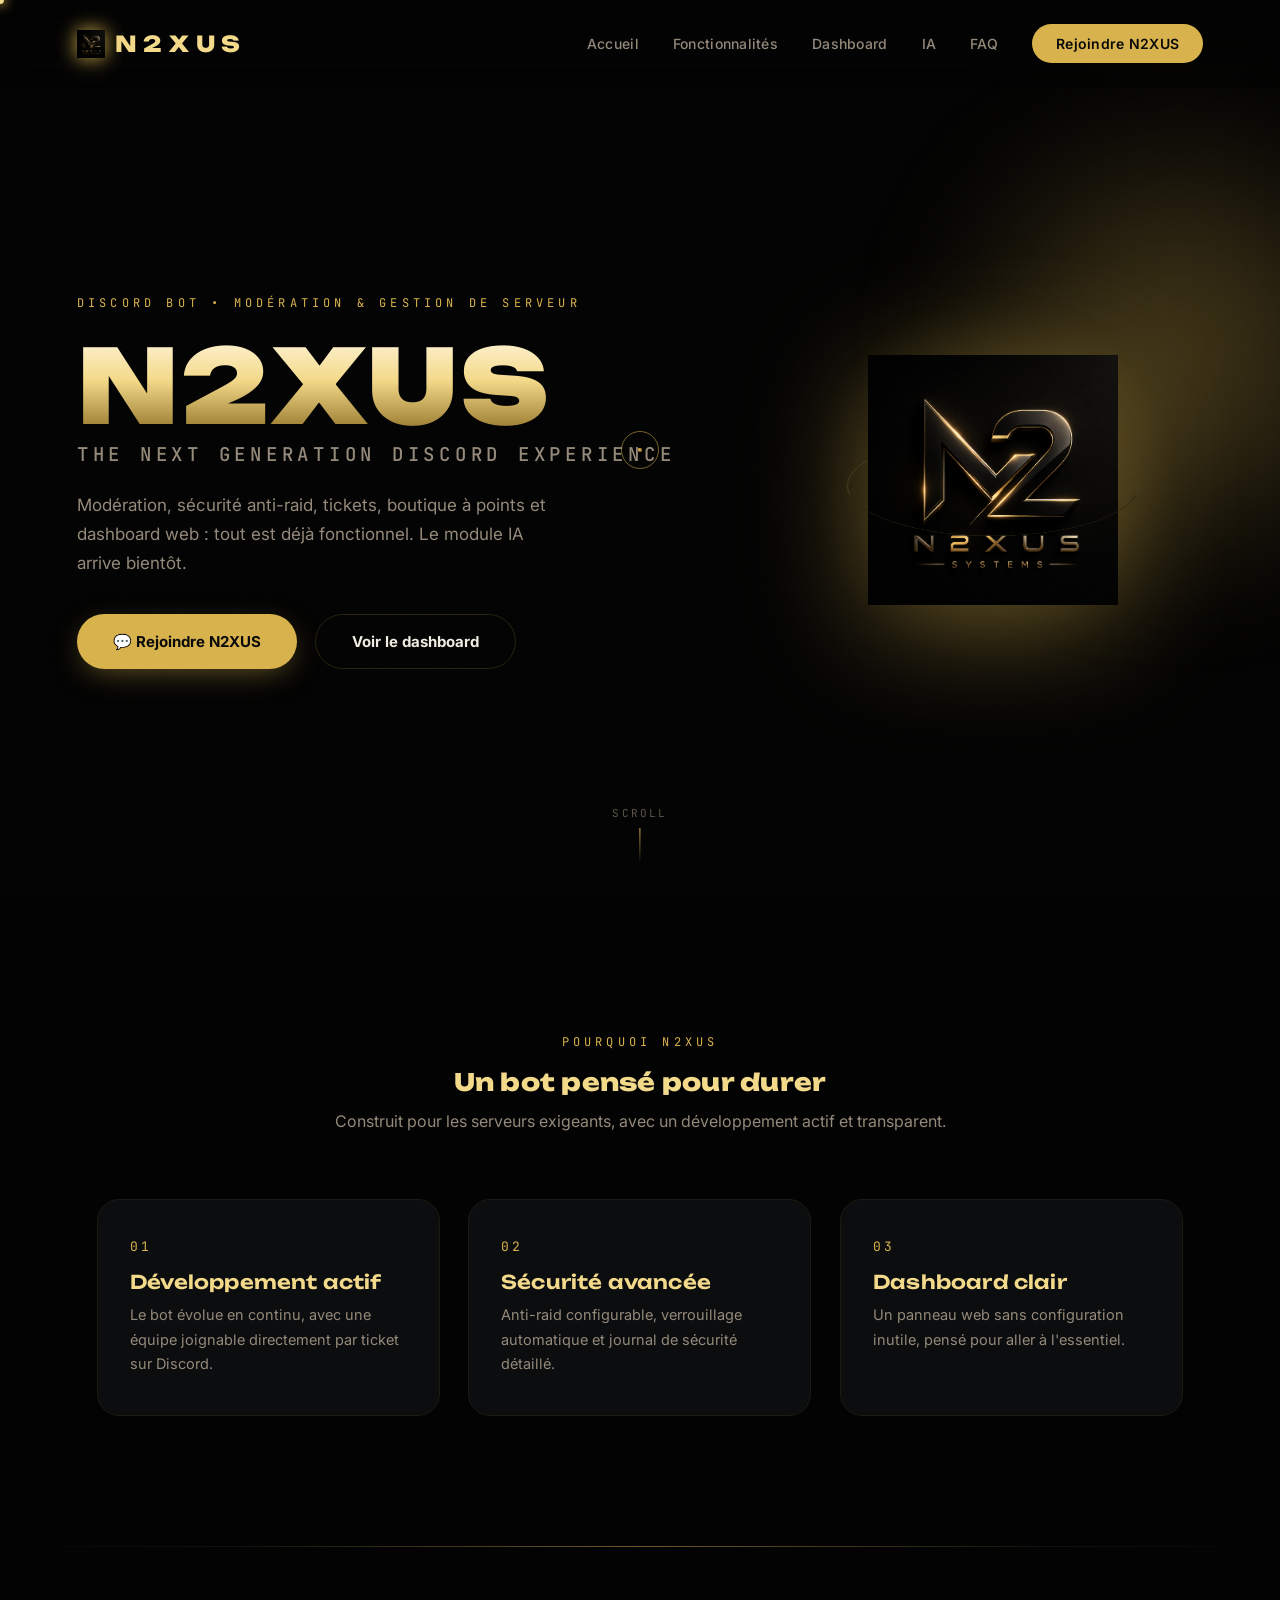
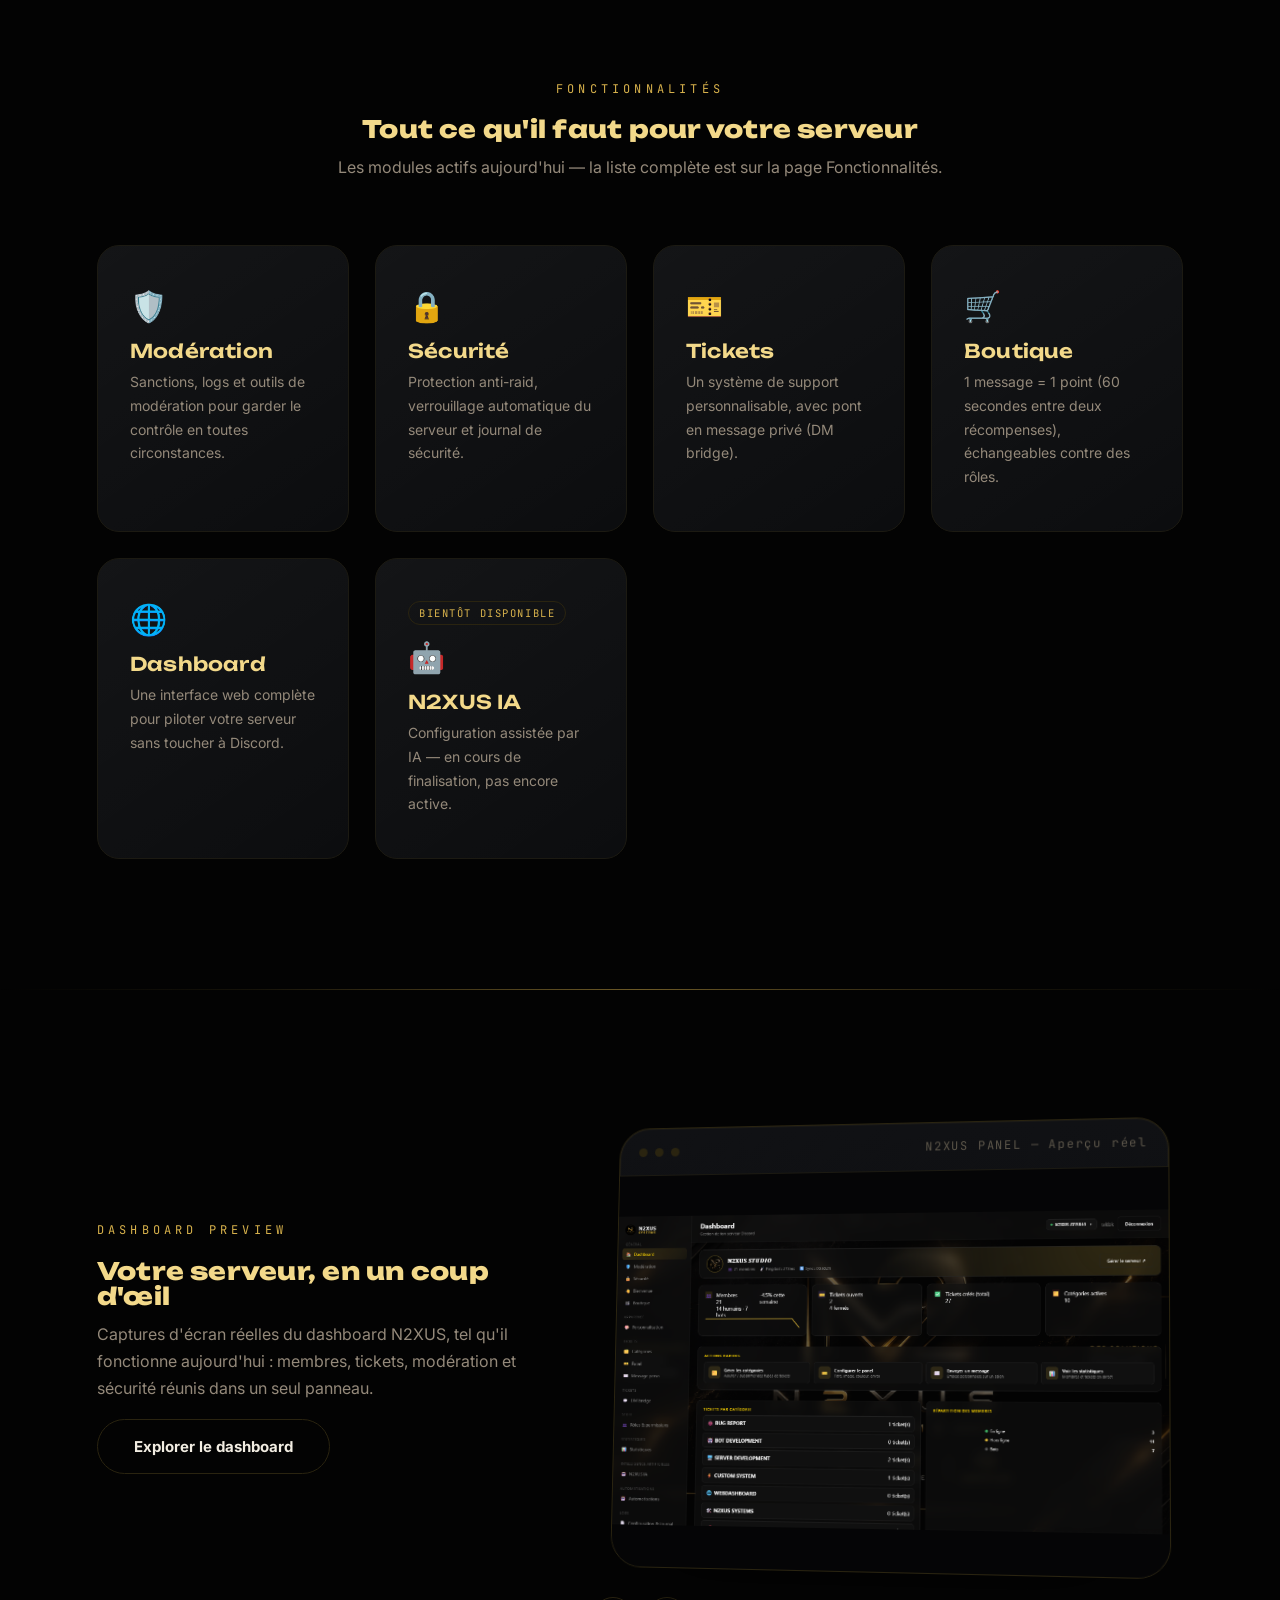
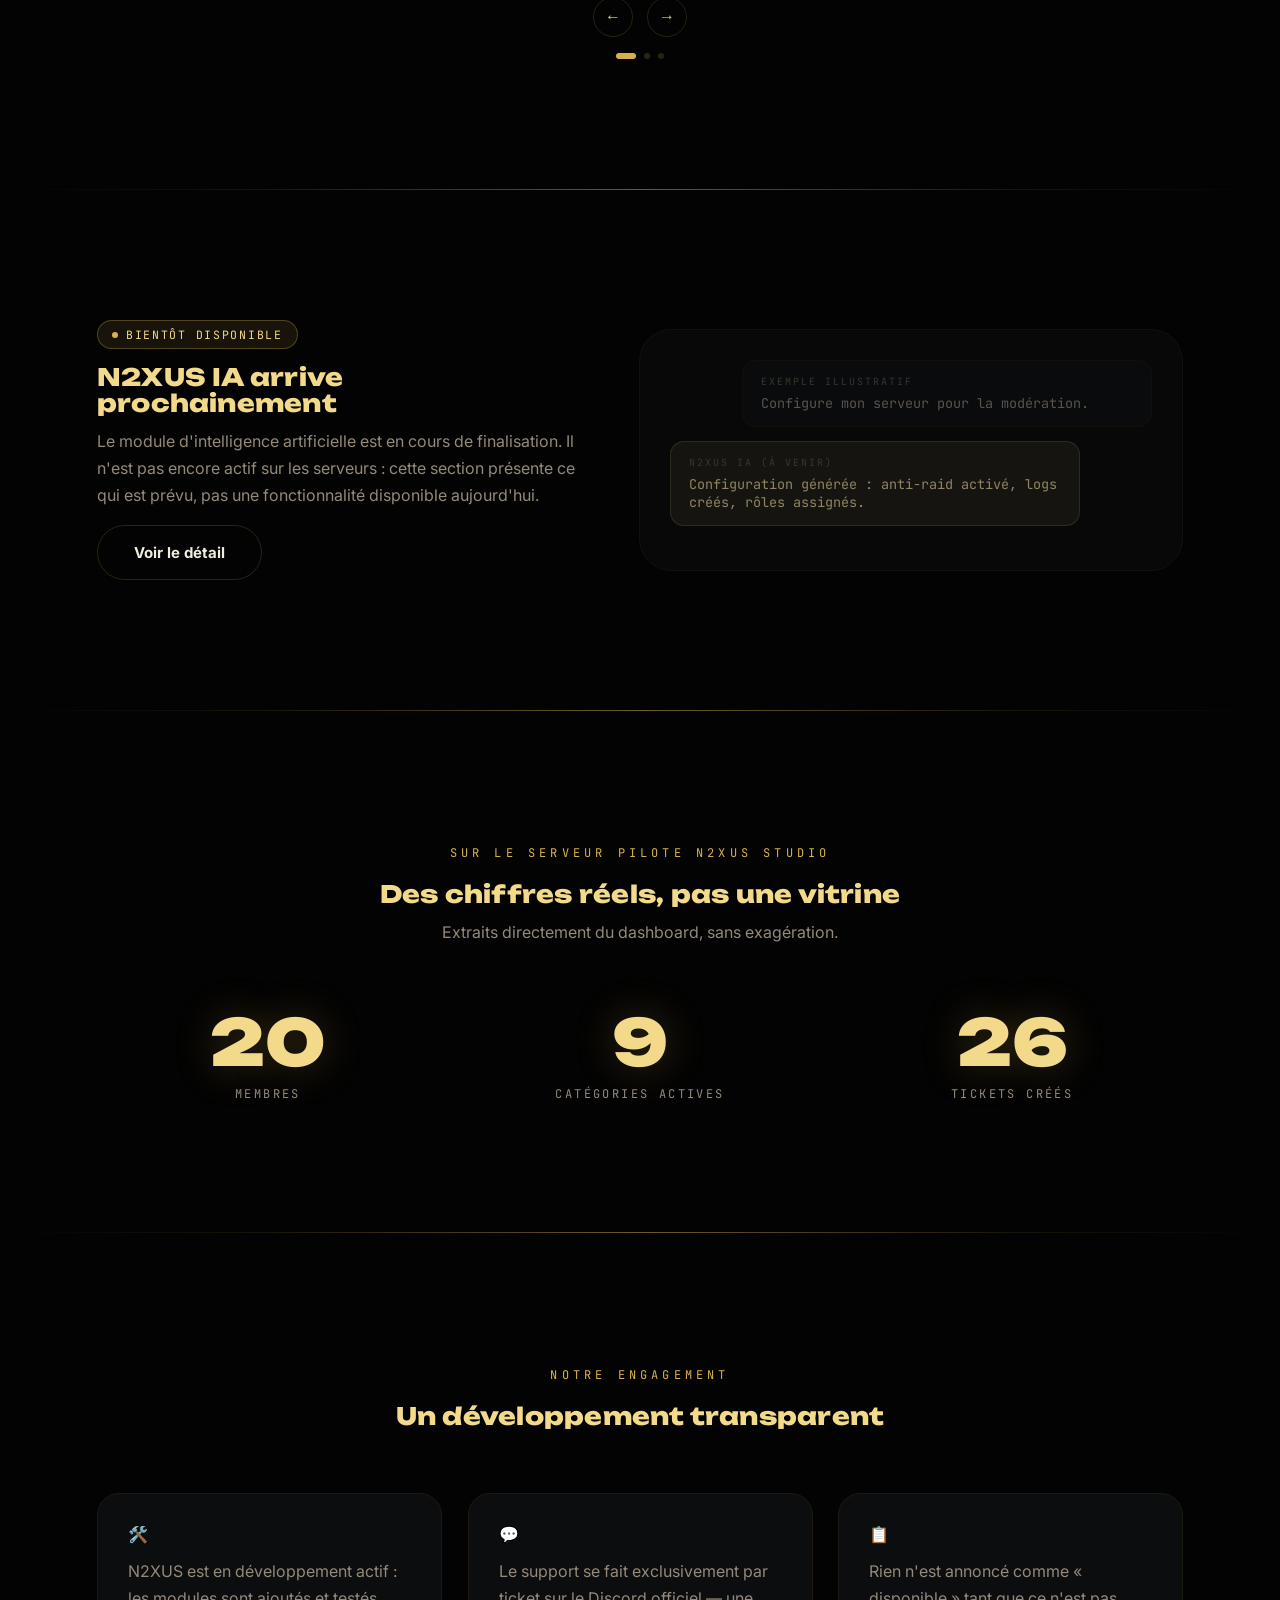
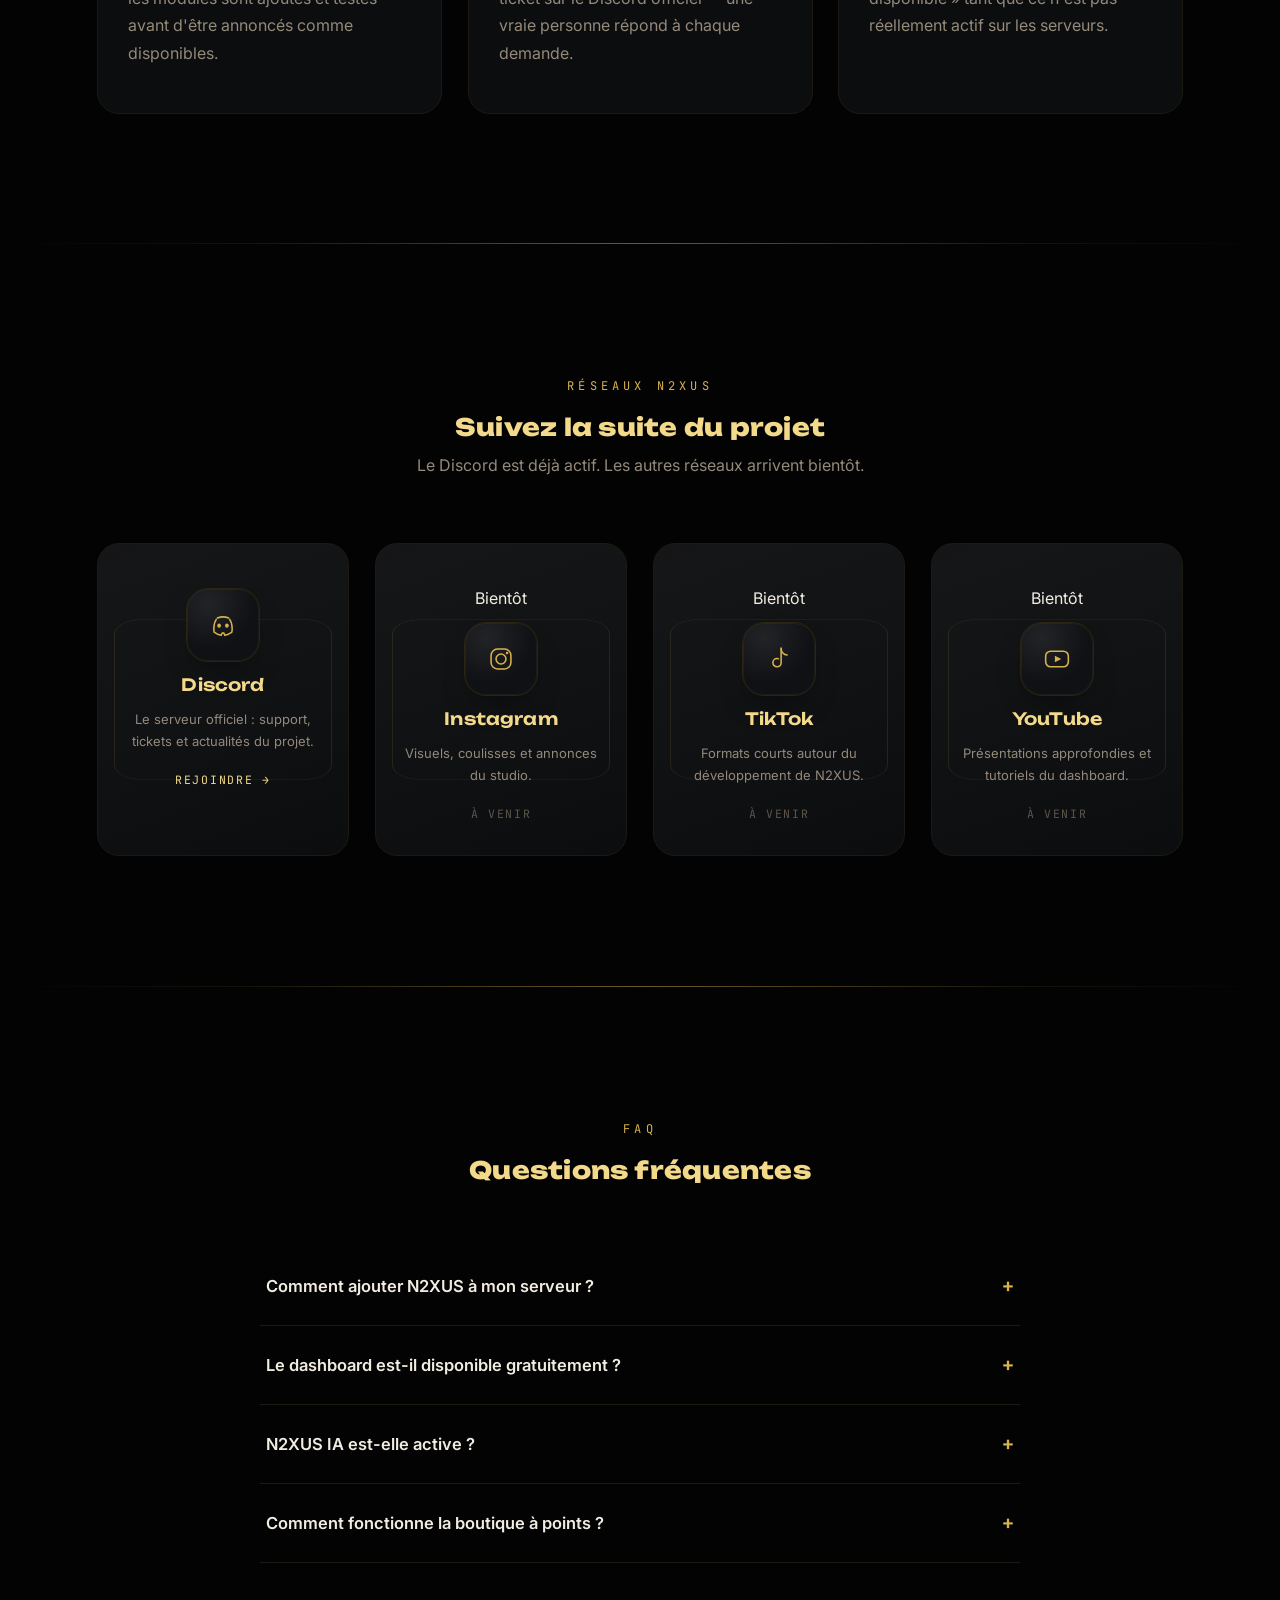
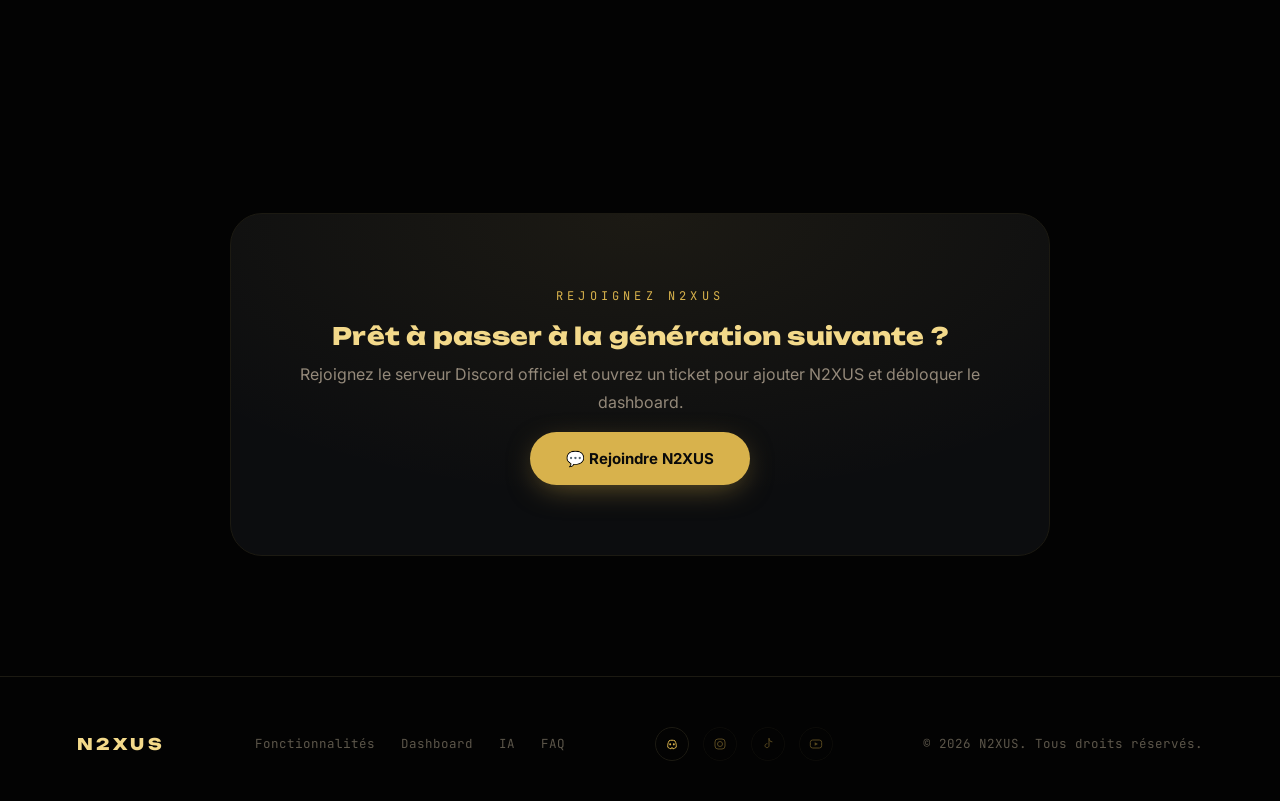
<file: index.html>
<!DOCTYPE html>
<html lang="fr">
<head>
<meta charset="UTF-8">
<meta name="viewport" content="width=device-width,initial-scale=1">
<title>N2XUS — The Next Generation Discord Experience</title>
<meta name="description" content="N2XUS : modération, sécurité, tickets, boutique et dashboard pour votre serveur Discord. Module IA bientôt disponible.">
<link rel="icon" href="assets/logo.png">
<link rel="stylesheet" href="css/style.css">
<link rel="stylesheet" href="css/effects.css">
<link rel="stylesheet" href="css/responsive.css">
</head>
<body>

<canvas id="bg-far"></canvas>
<canvas id="bg-mid"></canvas>
<canvas id="bg-near"></canvas>
<div class="grain"></div>

<nav class="nav">
  <div class="brand"><img src="assets/logo.png" alt=""> N2XUS</div>
  <div class="nav-links">
    <a href="index.html">Accueil</a>
    <a href="features.html">Fonctionnalités</a>
    <a href="dashboard.html">Dashboard</a>
    <a href="ai.html">IA</a>
    <a href="faq.html">FAQ</a>
    <a class="gold" href="add.html">Rejoindre N2XUS</a>
  </div>
  <button class="burger" aria-label="Menu"><span></span><span></span><span></span></button>
</nav>

<!-- 1. HERO -->
<section class="hero">
  <div class="halo" aria-hidden="true"></div>
  <div class="hero-content">
    <p class="eyebrow">Discord Bot • Modération &amp; Gestion de serveur</p>
    <h1>N2XUS</h1>
    <h2 class="letters">The Next Generation Discord Experience</h2>
    <p class="lead">Modération, sécurité anti-raid, tickets, boutique à points et dashboard web : tout est déjà fonctionnel. Le module IA arrive bientôt.</p>
    <div class="hero-actions">
      <a class="btn" href="add.html">💬 Rejoindre N2XUS</a>
      <a class="btn btn-ghost" href="dashboard.html">Voir le dashboard</a>
    </div>
  </div>
  <div class="hero-stage">
    <div class="hero-3d">
      <div class="glass-ring"></div>
      <img src="assets/logo.png" alt="Logo N2XUS">
    </div>
  </div>
  <div class="scroll-cue"><span>SCROLL</span><span class="line"></span></div>
</section>

<!-- 2. POURQUOI N2XUS -->
<section class="section">
  <div class="section-head reveal">
    <p class="eyebrow">Pourquoi N2XUS</p>
    <h2>Un bot pensé pour durer</h2>
    <p>Construit pour les serveurs exigeants, avec un développement actif et transparent.</p>
  </div>
  <div class="why-grid">
    <div class="why-card reveal">
      <span class="num">01</span>
      <h3>Développement actif</h3>
      <p>Le bot évolue en continu, avec une équipe joignable directement par ticket sur Discord.</p>
    </div>
    <div class="why-card reveal">
      <span class="num">02</span>
      <h3>Sécurité avancée</h3>
      <p>Anti-raid configurable, verrouillage automatique et journal de sécurité détaillé.</p>
    </div>
    <div class="why-card reveal">
      <span class="num">03</span>
      <h3>Dashboard clair</h3>
      <p>Un panneau web sans configuration inutile, pensé pour aller à l'essentiel.</p>
    </div>
  </div>
</section>

<div class="divider"></div>

<!-- 3. FONCTIONNALITÉS -->
<section class="section" id="fonctionnalites">
  <div class="section-head reveal">
    <p class="eyebrow">Fonctionnalités</p>
    <h2>Tout ce qu'il faut pour votre serveur</h2>
    <p>Les modules actifs aujourd'hui — la liste complète est sur la page <a href="features.html">Fonctionnalités</a>.</p>
  </div>
  <div class="grid">
    <div class="feature reveal-zoom">
      <span class="icon">🛡️</span>
      <h3>Modération</h3>
      <p>Sanctions, logs et outils de modération pour garder le contrôle en toutes circonstances.</p>
    </div>
    <div class="feature reveal-zoom">
      <span class="icon">🔒</span>
      <h3>Sécurité</h3>
      <p>Protection anti-raid, verrouillage automatique du serveur et journal de sécurité.</p>
    </div>
    <div class="feature reveal-zoom">
      <span class="icon">🎫</span>
      <h3>Tickets</h3>
      <p>Un système de support personnalisable, avec pont en message privé (DM bridge).</p>
    </div>
    <div class="feature reveal-zoom">
      <span class="icon">🛒</span>
      <h3>Boutique</h3>
      <p>1 message = 1 point (60 secondes entre deux récompenses), échangeables contre des rôles.</p>
    </div>
    <div class="feature reveal-zoom">
      <span class="icon">🌐</span>
      <h3>Dashboard</h3>
      <p>Une interface web complète pour piloter votre serveur sans toucher à Discord.</p>
    </div>
    <div class="feature soon reveal-zoom">
      <span class="tag-soon">Bientôt disponible</span>
      <span class="icon">🤖</span>
      <h3>N2XUS IA</h3>
      <p>Configuration assistée par IA — en cours de finalisation, pas encore active.</p>
    </div>
  </div>
</section>

<div class="divider"></div>

<!-- 4. DASHBOARD PREVIEW -->
<section class="section">
  <div class="dash-wrap">
    <div class="dash-copy reveal-left">
      <p class="eyebrow">Dashboard Preview</p>
      <h2>Votre serveur, en un coup d'œil</h2>
      <p>Captures d'écran réelles du dashboard N2XUS, tel qu'il fonctionne aujourd'hui : membres, tickets, modération et sécurité réunis dans un seul panneau.</p>
      <a class="btn btn-ghost" href="dashboard.html">Explorer le dashboard</a>
    </div>
    <div class="dash-stage">
      <div class="terminal" data-cursor-hover>
        <div class="terminal-bar">
          <span class="dot"></span><span class="dot"></span><span class="dot"></span>
          <span style="margin-left:auto">N2XUS PANEL — Aperçu réel</span>
        </div>
        <div class="terminal-body">
          <div class="dash-slides">
            <img src="assets/dashboard/overview.png" class="active" alt="Vue d'ensemble du dashboard N2XUS">
            <img src="assets/dashboard/security.png" alt="Page Sécurité du dashboard N2XUS">
            <img src="assets/dashboard/conversations.png" alt="Page Conversations (DM bridge) du dashboard N2XUS">
          </div>
        </div>
      </div>
    </div>
  </div>
  <div class="slider-nav">
    <button data-slide="prev" aria-label="Précédent">←</button>
    <button data-slide="next" aria-label="Suivant">→</button>
  </div>
  <div class="slider-dots"></div>
</section>

<div class="divider"></div>

<!-- 5. N2XUS IA -->
<section class="section">
  <div class="ai-wrap">
    <div class="ai-copy reveal-left">
      <span class="soon-badge"><span class="dot-anim"></span> Bientôt disponible</span>
      <h2>N2XUS IA arrive prochainement</h2>
      <p>Le module d'intelligence artificielle est en cours de finalisation. Il n'est pas encore actif sur les serveurs : cette section présente ce qui est prévu, pas une fonctionnalité disponible aujourd'hui.</p>
      <a class="btn btn-ghost" href="ai.html">Voir le détail</a>
    </div>
    <div class="chat reveal-right" style="opacity:.6;filter:grayscale(.3)" data-cursor-hover>
      <div class="msg user"><span class="who">Exemple illustratif</span>Configure mon serveur pour la modération.</div>
      <div class="msg bot"><span class="who">N2XUS IA (à venir)</span>Configuration générée : anti-raid activé, logs créés, rôles assignés.</div>
    </div>
  </div>
</section>

<div class="divider"></div>

<!-- 6. STATISTIQUES -->
<section class="section">
  <div class="section-head reveal">
    <p class="eyebrow">Sur le serveur pilote N2XUS Studio</p>
    <h2>Des chiffres réels, pas une vitrine</h2>
    <p>Extraits directement du dashboard, sans exagération.</p>
  </div>
  <div class="stats-grid">
    <div class="stat reveal-zoom">
      <span class="count" data-target="21">0</span>
      <span class="label">Membres</span>
    </div>
    <div class="stat reveal-zoom">
      <span class="count" data-target="10">0</span>
      <span class="label">Catégories actives</span>
    </div>
    <div class="stat reveal-zoom">
      <span class="count" data-target="27">0</span>
      <span class="label">Tickets créés</span>
    </div>
  </div>
</section>

<div class="divider"></div>

<!-- 7. ENGAGEMENT -->
<section class="section">
  <div class="section-head reveal">
    <p class="eyebrow">Notre engagement</p>
    <h2>Un développement transparent</h2>
  </div>
  <div class="reviews-track">
    <div class="review reveal">
      <span class="stars">🛠️</span>
      <p>N2XUS est en développement actif : les modules sont ajoutés et testés avant d'être annoncés comme disponibles.</p>
    </div>
    <div class="review reveal">
      <span class="stars">💬</span>
      <p>Le support se fait exclusivement par ticket sur le Discord officiel — une vraie personne répond à chaque demande.</p>
    </div>
    <div class="review reveal">
      <span class="stars">📋</span>
      <p>Rien n'est annoncé comme « disponible » tant que ce n'est pas réellement actif sur les serveurs.</p>
    </div>
  </div>
</section>

<div class="divider"></div>

<!-- RÉSEAUX N2XUS -->
<section class="section">
  <div class="section-head reveal">
    <p class="eyebrow">Réseaux N2XUS</p>
    <h2>Suivez la suite du projet</h2>
    <p>Le Discord est déjà actif. Les autres réseaux arrivent bientôt.</p>
  </div>
  <div class="social-grid">

    <a class="social-card discord reveal-zoom" href="https://discord.gg/muHKVKVWa" data-cursor-hover>
      <div class="ring-orbit"></div>
      <div class="social-icon-wrap">
        <svg viewBox="0 0 48 48" fill="none" xmlns="http://www.w3.org/2000/svg">
          <path d="M16 14c5.5-2 10.5-2 16 0" stroke="#d8b24c" stroke-width="2.2" stroke-linecap="round"/>
          <path d="M14.5 16c-3 5-4 12-3 18 3.2 2.4 6.5 3.8 9.8 4.6l1.7-3.4" stroke="#d8b24c" stroke-width="2.2" stroke-linecap="round" stroke-linejoin="round"/>
          <path d="M33.5 16c3 5 4 12 3 18-3.2 2.4-6.5 3.8-9.8 4.6l-1.7-3.4" stroke="#d8b24c" stroke-width="2.2" stroke-linecap="round" stroke-linejoin="round"/>
          <ellipse cx="18.5" cy="25" rx="2.6" ry="3" fill="#d8b24c"/>
          <ellipse cx="29.5" cy="25" rx="2.6" ry="3" fill="#d8b24c"/>
        </svg>
      </div>
      <h3>Discord</h3>
      <p>Le serveur officiel : support, tickets et actualités du projet.</p>
      <span class="social-cta">Rejoindre →</span>
    </a>

    <div class="social-card instagram soon reveal-zoom" data-cursor-hover>
      <div class="ring-orbit"></div>
      <span class="tag-soon">Bientôt</span>
      <div class="social-icon-wrap">
        <svg viewBox="0 0 48 48" fill="none" xmlns="http://www.w3.org/2000/svg">
          <rect x="10" y="10" width="28" height="28" rx="9" stroke="#d8b24c" stroke-width="2.2"/>
          <circle cx="24" cy="24" r="7" stroke="#d8b24c" stroke-width="2.2"/>
          <circle cx="32.5" cy="15.5" r="1.8" fill="#d8b24c"/>
        </svg>
      </div>
      <h3>Instagram</h3>
      <p>Visuels, coulisses et annonces du studio.</p>
      <span class="social-cta">À venir</span>
    </div>

    <div class="social-card tiktok soon reveal-zoom" data-cursor-hover>
      <div class="ring-orbit"></div>
      <span class="tag-soon">Bientôt</span>
      <div class="social-icon-wrap">
        <svg viewBox="0 0 48 48" fill="none" xmlns="http://www.w3.org/2000/svg">
          <path d="M27 9v20.2c0 3.2-2.6 5.8-5.8 5.8-3.2 0-5.8-2.6-5.8-5.8 0-3.2 2.6-5.8 5.8-5.8.6 0 1.2.1 1.8.3" stroke="#d8b24c" stroke-width="2.2" stroke-linecap="round"/>
          <path d="M27 9c0 5 3.8 9 8.5 9.3" stroke="#d8b24c" stroke-width="2.2" stroke-linecap="round"/>
        </svg>
      </div>
      <h3>TikTok</h3>
      <p>Formats courts autour du développement de N2XUS.</p>
      <span class="social-cta">À venir</span>
    </div>

    <div class="social-card youtube soon reveal-zoom" data-cursor-hover>
      <div class="ring-orbit"></div>
      <span class="tag-soon">Bientôt</span>
      <div class="social-icon-wrap">
        <svg viewBox="0 0 48 48" fill="none" xmlns="http://www.w3.org/2000/svg">
          <rect x="8" y="13" width="32" height="22" rx="7" stroke="#d8b24c" stroke-width="2.2"/>
          <path d="M21 19.5l9 4.5-9 4.5v-9z" fill="#d8b24c"/>
        </svg>
      </div>
      <h3>YouTube</h3>
      <p>Présentations approfondies et tutoriels du dashboard.</p>
      <span class="social-cta">À venir</span>
    </div>

  </div>
</section>

<div class="divider"></div>

<!-- 8. FAQ -->
<section class="section">
  <div class="section-head reveal">
    <p class="eyebrow">FAQ</p>
    <h2>Questions fréquentes</h2>
  </div>
  <div class="faq-list">
    <div class="faq-item reveal">
      <button class="faq-q">Comment ajouter N2XUS à mon serveur ?<span class="plus">+</span></button>
      <div class="faq-a"><p>Rejoignez le serveur Discord officiel et ouvrez un ticket : l'équipe installe le bot avec vous. Il n'y a pas encore de lien d'invitation en libre-service.</p></div>
    </div>
    <div class="faq-item reveal">
      <button class="faq-q">Le dashboard est-il disponible gratuitement ?<span class="plus">+</span></button>
      <div class="faq-a"><p>Oui, une fois le bot ajouté via ticket, l'accès au dashboard est fourni sans frais.</p></div>
    </div>
    <div class="faq-item reveal">
      <button class="faq-q">N2XUS IA est-elle active ?<span class="plus">+</span></button>
      <div class="faq-a"><p>Pas encore : le module est en cours de finalisation. Détails sur la page <a href="ai.html">N2XUS IA</a>.</p></div>
    </div>
    <div class="faq-item reveal">
      <button class="faq-q">Comment fonctionne la boutique à points ?<span class="plus">+</span></button>
      <div class="faq-a"><p>1 message envoyé = 1 point, avec un délai de 60 secondes entre deux récompenses. Les points s'échangent contre des rôles définis par l'administrateur.</p></div>
    </div>
  </div>
</section>

<!-- 9. REJOINDRE N2XUS -->
<section class="cta-final">
  <div class="panel reveal-zoom">
    <p class="eyebrow">Rejoignez N2XUS</p>
    <h2>Prêt à passer à la génération suivante ?</h2>
    <p>Rejoignez le serveur Discord officiel et ouvrez un ticket pour ajouter N2XUS et débloquer le dashboard.</p>
    <a class="btn" href="add.html">💬 Rejoindre N2XUS</a>
  </div>
</section>

<footer>
  <div class="brand" style="font-size:16px;letter-spacing:.2em">N2XUS</div>
  <div class="footer-links">
    <a href="features.html">Fonctionnalités</a>
    <a href="dashboard.html">Dashboard</a>
    <a href="ai.html">IA</a>
    <a href="faq.html">FAQ</a>
  </div>
  <div class="footer-social">
    <a href="https://discord.gg/muHKVKVWa" aria-label="Discord" data-cursor-hover>
      <svg viewBox="0 0 48 48" fill="none" xmlns="http://www.w3.org/2000/svg"><path d="M16 14c5.5-2 10.5-2 16 0" stroke="#d8b24c" stroke-width="3" stroke-linecap="round"/><path d="M14.5 16c-3 5-4 12-3 18 3.2 2.4 6.5 3.8 9.8 4.6l1.7-3.4" stroke="#d8b24c" stroke-width="3" stroke-linecap="round" stroke-linejoin="round"/><path d="M33.5 16c3 5 4 12 3 18-3.2 2.4-6.5 3.8-9.8 4.6l-1.7-3.4" stroke="#d8b24c" stroke-width="3" stroke-linecap="round" stroke-linejoin="round"/><ellipse cx="18.5" cy="25" rx="3" ry="3.4" fill="#d8b24c"/><ellipse cx="29.5" cy="25" rx="3" ry="3.4" fill="#d8b24c"/></svg>
    </a>
    <a class="soon" href="#" aria-label="Instagram (bientôt)">
      <svg viewBox="0 0 48 48" fill="none" xmlns="http://www.w3.org/2000/svg"><rect x="9" y="9" width="30" height="30" rx="9" stroke="#d8b24c" stroke-width="3"/><circle cx="24" cy="24" r="7.5" stroke="#d8b24c" stroke-width="3"/></svg>
    </a>
    <a class="soon" href="#" aria-label="TikTok (bientôt)">
      <svg viewBox="0 0 48 48" fill="none" xmlns="http://www.w3.org/2000/svg"><path d="M27 8v21c0 3.3-2.7 6-6 6s-6-2.7-6-6 2.7-6 6-6" stroke="#d8b24c" stroke-width="3" stroke-linecap="round"/><path d="M27 8c0 5.2 4 9.3 9 9.6" stroke="#d8b24c" stroke-width="3" stroke-linecap="round"/></svg>
    </a>
    <a class="soon" href="#" aria-label="YouTube (bientôt)">
      <svg viewBox="0 0 48 48" fill="none" xmlns="http://www.w3.org/2000/svg"><rect x="7" y="12" width="34" height="24" rx="7" stroke="#d8b24c" stroke-width="3"/><path d="M20 19l10 5-10 5V19z" fill="#d8b24c"/></svg>
    </a>
  </div>
  <div>© 2026 N2XUS. Tous droits réservés.</div>
</footer>

<script src="js/background.js"></script>
<script src="js/cursor.js"></script>
<script src="js/tilt.js"></script>
<script src="js/slider.js"></script>
<script src="js/counters.js"></script>
<script src="js/animations.js"></script>
</body>
</html>
</file>
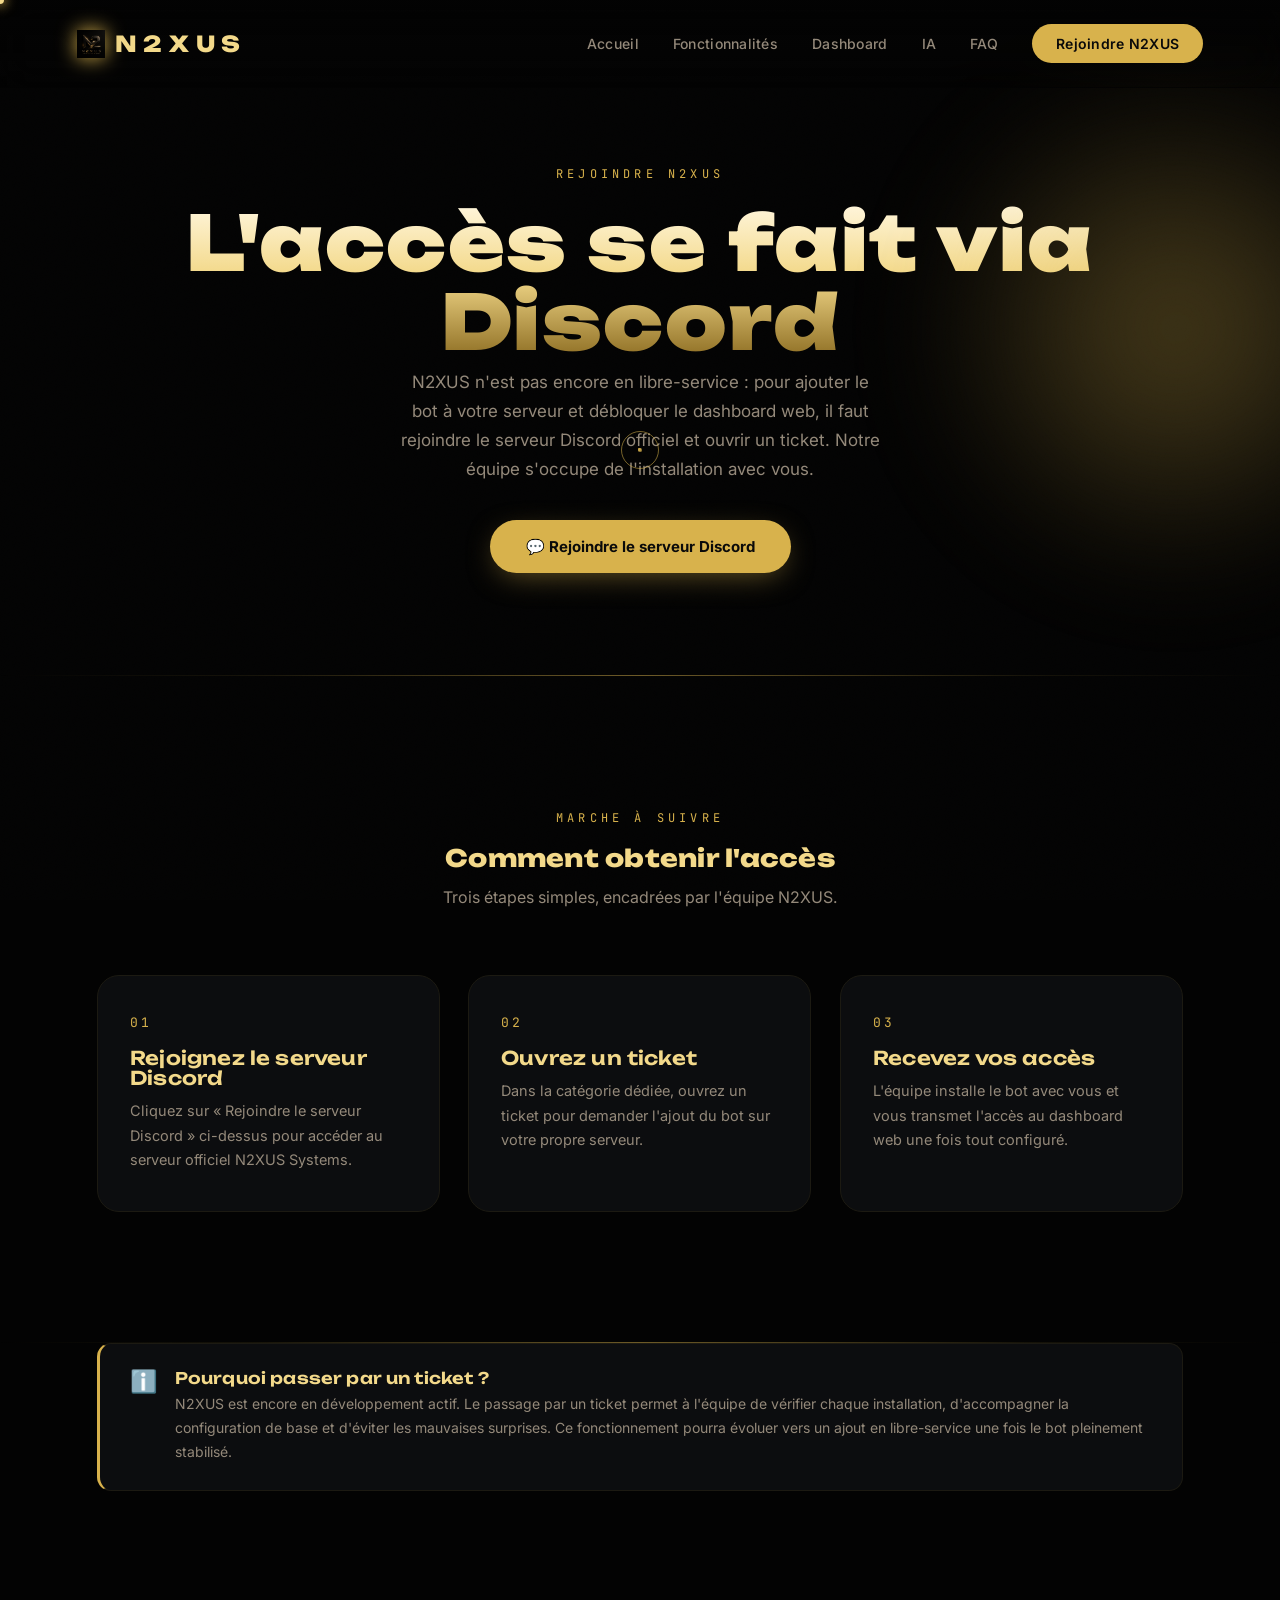
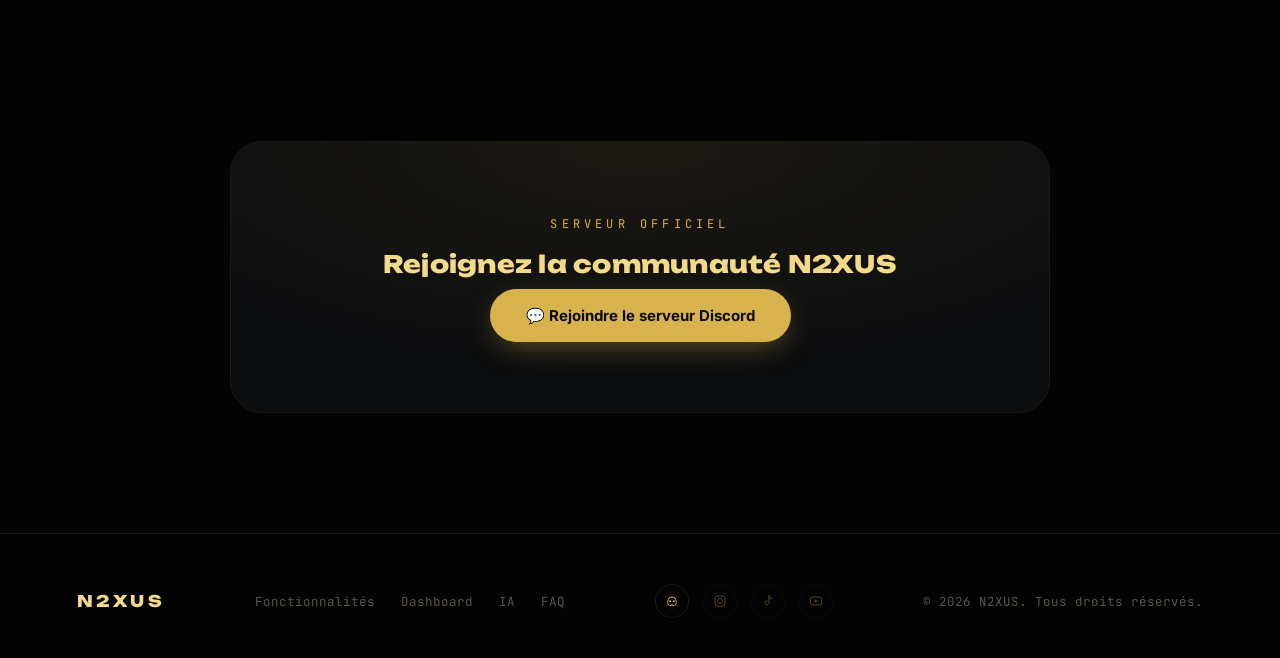
<file: add.html>
<!DOCTYPE html>
<html lang="fr">
<head>
<meta charset="UTF-8">
<meta name="viewport" content="width=device-width,initial-scale=1">
<title>Rejoindre N2XUS</title>
<link rel="icon" href="assets/logo.png">
<link rel="stylesheet" href="css/style.css">
<link rel="stylesheet" href="css/effects.css">
<link rel="stylesheet" href="css/responsive.css">
</head>
<body>

<canvas id="bg-far"></canvas>
<canvas id="bg-mid"></canvas>
<canvas id="bg-near"></canvas>
<div class="grain"></div>

<nav class="nav">
  <div class="brand"><img src="assets/logo.png" alt=""> N2XUS</div>
  <div class="nav-links">
    <a href="index.html">Accueil</a>
    <a href="features.html">Fonctionnalités</a>
    <a href="dashboard.html">Dashboard</a>
    <a href="ai.html">IA</a>
    <a href="faq.html">FAQ</a>
    <a class="gold" href="add.html">Rejoindre N2XUS</a>
  </div>
  <button class="burger" aria-label="Menu"><span></span><span></span><span></span></button>
</nav>

<section class="hero" style="min-height:75vh">
  <div class="halo" aria-hidden="true"></div>
  <div class="hero-content" style="max-width:100%;text-align:center;margin:0 auto">
    <p class="eyebrow">Rejoindre N2XUS</p>
    <h1 style="font-size:clamp(38px,6.5vw,76px)">L'accès se fait via Discord</h1>
    <p class="lead" style="margin:0 auto 36px">N2XUS n'est pas encore en libre-service : pour ajouter le bot à votre serveur et débloquer le dashboard web, il faut rejoindre le serveur Discord officiel et ouvrir un ticket. Notre équipe s'occupe de l'installation avec vous.</p>
    <div class="hero-actions" style="justify-content:center">
      <a class="btn" href="https://discord.gg/muHKVKVWa">💬 Rejoindre le serveur Discord</a>
    </div>
  </div>
</section>

<div class="divider"></div>

<section class="section">
  <div class="section-head reveal">
    <p class="eyebrow">Marche à suivre</p>
    <h2>Comment obtenir l'accès</h2>
    <p>Trois étapes simples, encadrées par l'équipe N2XUS.</p>
  </div>
  <div class="why-grid">
    <div class="why-card reveal">
      <span class="num">01</span>
      <h3>Rejoignez le serveur Discord</h3>
      <p>Cliquez sur « Rejoindre le serveur Discord » ci-dessus pour accéder au serveur officiel N2XUS Systems.</p>
    </div>
    <div class="why-card reveal">
      <span class="num">02</span>
      <h3>Ouvrez un ticket</h3>
      <p>Dans la catégorie dédiée, ouvrez un ticket pour demander l'ajout du bot sur votre propre serveur.</p>
    </div>
    <div class="why-card reveal">
      <span class="num">03</span>
      <h3>Recevez vos accès</h3>
      <p>L'équipe installe le bot avec vous et vous transmet l'accès au dashboard web une fois tout configuré.</p>
    </div>
  </div>
</section>

<div class="divider"></div>

<section class="section" style="padding-top:0">
  <div class="notice reveal">
    <span class="n-icon">ℹ️</span>
    <div>
      <h3>Pourquoi passer par un ticket ?</h3>
      <p>N2XUS est encore en développement actif. Le passage par un ticket permet à l'équipe de vérifier chaque installation, d'accompagner la configuration de base et d'éviter les mauvaises surprises. Ce fonctionnement pourra évoluer vers un ajout en libre-service une fois le bot pleinement stabilisé.</p>
    </div>
  </div>
</section>

<section class="cta-final">
  <div class="panel reveal-zoom">
    <p class="eyebrow">Serveur officiel</p>
    <h2>Rejoignez la communauté N2XUS</h2>
    <a class="btn" href="https://discord.gg/muHKVKVWa">💬 Rejoindre le serveur Discord</a>
  </div>
</section>

<footer>
  <div class="brand" style="font-size:16px;letter-spacing:.2em">N2XUS</div>
  <div class="footer-links">
    <a href="features.html">Fonctionnalités</a>
    <a href="dashboard.html">Dashboard</a>
    <a href="ai.html">IA</a>
    <a href="faq.html">FAQ</a>
  </div>
  <div class="footer-social">
    <a href="https://discord.gg/muHKVKVWa" aria-label="Discord" data-cursor-hover>
      <svg viewBox="0 0 48 48" fill="none" xmlns="http://www.w3.org/2000/svg"><path d="M16 14c5.5-2 10.5-2 16 0" stroke="#d8b24c" stroke-width="3" stroke-linecap="round"/><path d="M14.5 16c-3 5-4 12-3 18 3.2 2.4 6.5 3.8 9.8 4.6l1.7-3.4" stroke="#d8b24c" stroke-width="3" stroke-linecap="round" stroke-linejoin="round"/><path d="M33.5 16c3 5 4 12 3 18-3.2 2.4-6.5 3.8-9.8 4.6l-1.7-3.4" stroke="#d8b24c" stroke-width="3" stroke-linecap="round" stroke-linejoin="round"/><ellipse cx="18.5" cy="25" rx="3" ry="3.4" fill="#d8b24c"/><ellipse cx="29.5" cy="25" rx="3" ry="3.4" fill="#d8b24c"/></svg>
    </a>
    <a class="soon" href="#" aria-label="Instagram (bientôt)">
      <svg viewBox="0 0 48 48" fill="none" xmlns="http://www.w3.org/2000/svg"><rect x="9" y="9" width="30" height="30" rx="9" stroke="#d8b24c" stroke-width="3"/><circle cx="24" cy="24" r="7.5" stroke="#d8b24c" stroke-width="3"/></svg>
    </a>
    <a class="soon" href="#" aria-label="TikTok (bientôt)">
      <svg viewBox="0 0 48 48" fill="none" xmlns="http://www.w3.org/2000/svg"><path d="M27 8v21c0 3.3-2.7 6-6 6s-6-2.7-6-6 2.7-6 6-6" stroke="#d8b24c" stroke-width="3" stroke-linecap="round"/><path d="M27 8c0 5.2 4 9.3 9 9.6" stroke="#d8b24c" stroke-width="3" stroke-linecap="round"/></svg>
    </a>
    <a class="soon" href="#" aria-label="YouTube (bientôt)">
      <svg viewBox="0 0 48 48" fill="none" xmlns="http://www.w3.org/2000/svg"><rect x="7" y="12" width="34" height="24" rx="7" stroke="#d8b24c" stroke-width="3"/><path d="M20 19l10 5-10 5V19z" fill="#d8b24c"/></svg>
    </a>
  </div>
  <div>© 2026 N2XUS. Tous droits réservés.</div>
</footer>

<script src="js/background.js"></script>
<script src="js/cursor.js"></script>
<script src="js/tilt.js"></script>
<script src="js/animations.js"></script>
</body>
</html>
</file>
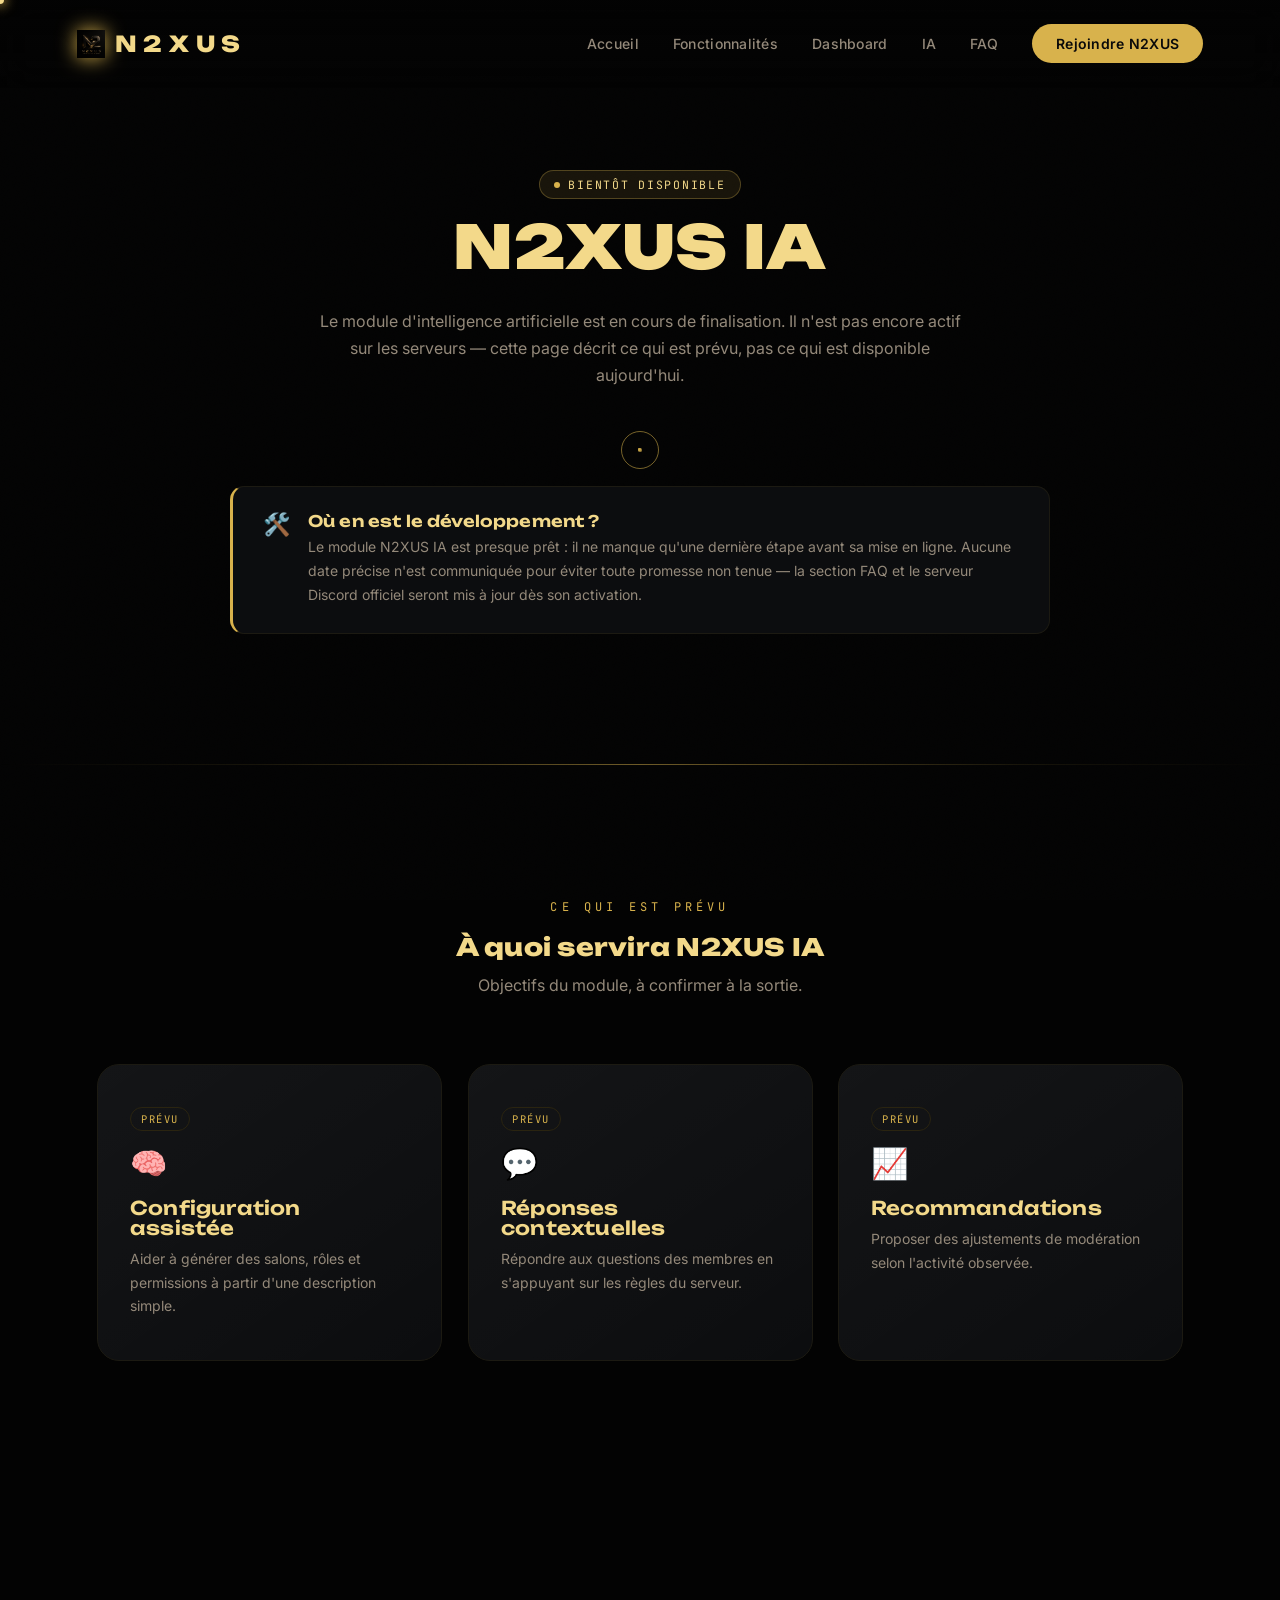
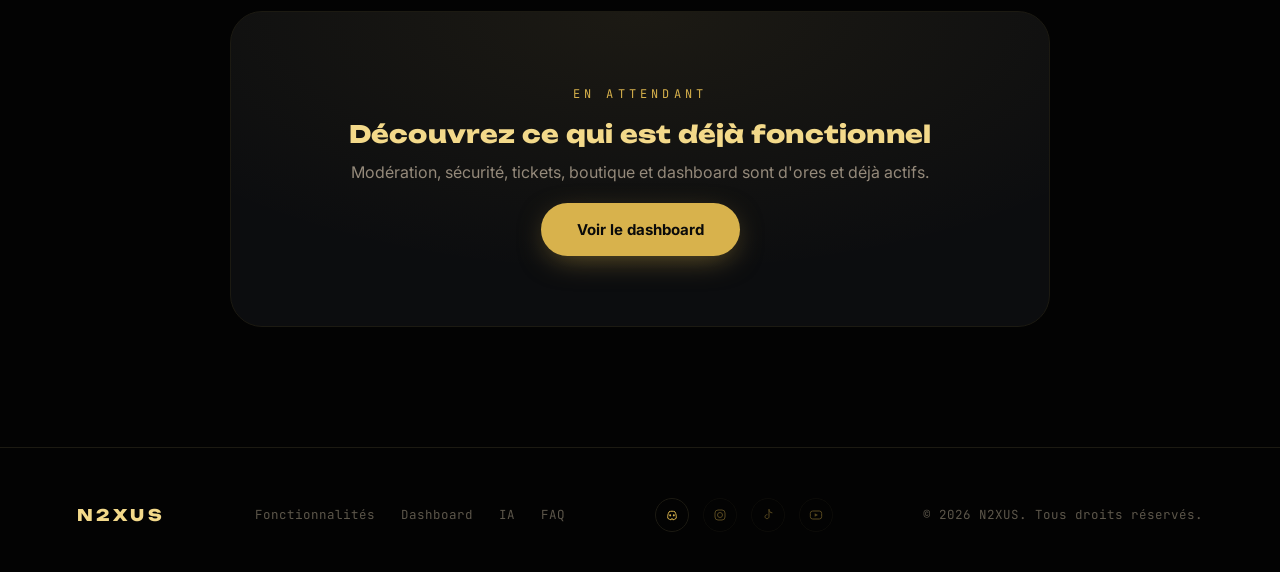
<file: ai.html>
<!DOCTYPE html>
<html lang="fr">
<head>
<meta charset="UTF-8">
<meta name="viewport" content="width=device-width,initial-scale=1">
<title>N2XUS IA — Bientôt disponible</title>
<link rel="icon" href="assets/logo.png">
<link rel="stylesheet" href="css/style.css">
<link rel="stylesheet" href="css/effects.css">
<link rel="stylesheet" href="css/responsive.css">
</head>
<body>

<canvas id="bg-far"></canvas>
<canvas id="bg-mid"></canvas>
<canvas id="bg-near"></canvas>
<div class="grain"></div>

<nav class="nav">
  <div class="brand"><img src="assets/logo.png" alt=""> N2XUS</div>
  <div class="nav-links">
    <a href="index.html">Accueil</a>
    <a href="features.html">Fonctionnalités</a>
    <a href="dashboard.html">Dashboard</a>
    <a href="ai.html">IA</a>
    <a href="faq.html">FAQ</a>
    <a class="gold" href="add.html">Rejoindre N2XUS</a>
  </div>
  <button class="burger" aria-label="Menu"><span></span><span></span><span></span></button>
</nav>

<div class="page-hero">
  <span class="soon-badge reveal"><span class="dot-anim"></span> Bientôt disponible</span>
  <h1 class="reveal">N2XUS IA</h1>
  <p class="reveal">Le module d'intelligence artificielle est en cours de finalisation. Il n'est pas encore actif sur les serveurs — cette page décrit ce qui est prévu, pas ce qui est disponible aujourd'hui.</p>
</div>

<section class="section" style="padding-top:20px">
  <div class="notice reveal" style="max-width:820px;margin:0 auto">
    <span class="n-icon">🛠️</span>
    <div>
      <h3>Où en est le développement ?</h3>
      <p>Le module N2XUS IA est presque prêt : il ne manque qu'une dernière étape avant sa mise en ligne. Aucune date précise n'est communiquée pour éviter toute promesse non tenue — la section <a href="faq.html">FAQ</a> et le serveur Discord officiel seront mis à jour dès son activation.</p>
    </div>
  </div>
</section>

<div class="divider"></div>

<section class="section">
  <div class="section-head reveal">
    <p class="eyebrow">Ce qui est prévu</p>
    <h2>À quoi servira N2XUS IA</h2>
    <p>Objectifs du module, à confirmer à la sortie.</p>
  </div>
  <div class="grid">
    <div class="feature soon reveal-zoom">
      <span class="tag-soon">Prévu</span>
      <span class="icon">🧠</span>
      <h3>Configuration assistée</h3>
      <p>Aider à générer des salons, rôles et permissions à partir d'une description simple.</p>
    </div>
    <div class="feature soon reveal-zoom">
      <span class="tag-soon">Prévu</span>
      <span class="icon">💬</span>
      <h3>Réponses contextuelles</h3>
      <p>Répondre aux questions des membres en s'appuyant sur les règles du serveur.</p>
    </div>
    <div class="feature soon reveal-zoom">
      <span class="tag-soon">Prévu</span>
      <span class="icon">📈</span>
      <h3>Recommandations</h3>
      <p>Proposer des ajustements de modération selon l'activité observée.</p>
    </div>
  </div>
</section>

<section class="cta-final">
  <div class="panel reveal-zoom">
    <p class="eyebrow">En attendant</p>
    <h2>Découvrez ce qui est déjà fonctionnel</h2>
    <p>Modération, sécurité, tickets, boutique et dashboard sont d'ores et déjà actifs.</p>
    <a class="btn" href="dashboard.html">Voir le dashboard</a>
  </div>
</section>

<footer>
  <div class="brand" style="font-size:16px;letter-spacing:.2em">N2XUS</div>
  <div class="footer-links">
    <a href="features.html">Fonctionnalités</a>
    <a href="dashboard.html">Dashboard</a>
    <a href="ai.html">IA</a>
    <a href="faq.html">FAQ</a>
  </div>
  <div class="footer-social">
    <a href="https://discord.gg/muHKVKVWa" aria-label="Discord" data-cursor-hover>
      <svg viewBox="0 0 48 48" fill="none" xmlns="http://www.w3.org/2000/svg"><path d="M16 14c5.5-2 10.5-2 16 0" stroke="#d8b24c" stroke-width="3" stroke-linecap="round"/><path d="M14.5 16c-3 5-4 12-3 18 3.2 2.4 6.5 3.8 9.8 4.6l1.7-3.4" stroke="#d8b24c" stroke-width="3" stroke-linecap="round" stroke-linejoin="round"/><path d="M33.5 16c3 5 4 12 3 18-3.2 2.4-6.5 3.8-9.8 4.6l-1.7-3.4" stroke="#d8b24c" stroke-width="3" stroke-linecap="round" stroke-linejoin="round"/><ellipse cx="18.5" cy="25" rx="3" ry="3.4" fill="#d8b24c"/><ellipse cx="29.5" cy="25" rx="3" ry="3.4" fill="#d8b24c"/></svg>
    </a>
    <a class="soon" href="#" aria-label="Instagram (bientôt)">
      <svg viewBox="0 0 48 48" fill="none" xmlns="http://www.w3.org/2000/svg"><rect x="9" y="9" width="30" height="30" rx="9" stroke="#d8b24c" stroke-width="3"/><circle cx="24" cy="24" r="7.5" stroke="#d8b24c" stroke-width="3"/></svg>
    </a>
    <a class="soon" href="#" aria-label="TikTok (bientôt)">
      <svg viewBox="0 0 48 48" fill="none" xmlns="http://www.w3.org/2000/svg"><path d="M27 8v21c0 3.3-2.7 6-6 6s-6-2.7-6-6 2.7-6 6-6" stroke="#d8b24c" stroke-width="3" stroke-linecap="round"/><path d="M27 8c0 5.2 4 9.3 9 9.6" stroke="#d8b24c" stroke-width="3" stroke-linecap="round"/></svg>
    </a>
    <a class="soon" href="#" aria-label="YouTube (bientôt)">
      <svg viewBox="0 0 48 48" fill="none" xmlns="http://www.w3.org/2000/svg"><rect x="7" y="12" width="34" height="24" rx="7" stroke="#d8b24c" stroke-width="3"/><path d="M20 19l10 5-10 5V19z" fill="#d8b24c"/></svg>
    </a>
  </div>
  <div>© 2026 N2XUS. Tous droits réservés.</div>
</footer>

<script src="js/background.js"></script>
<script src="js/cursor.js"></script>
<script src="js/tilt.js"></script>
<script src="js/animations.js"></script>
</body>
</html>
</file>
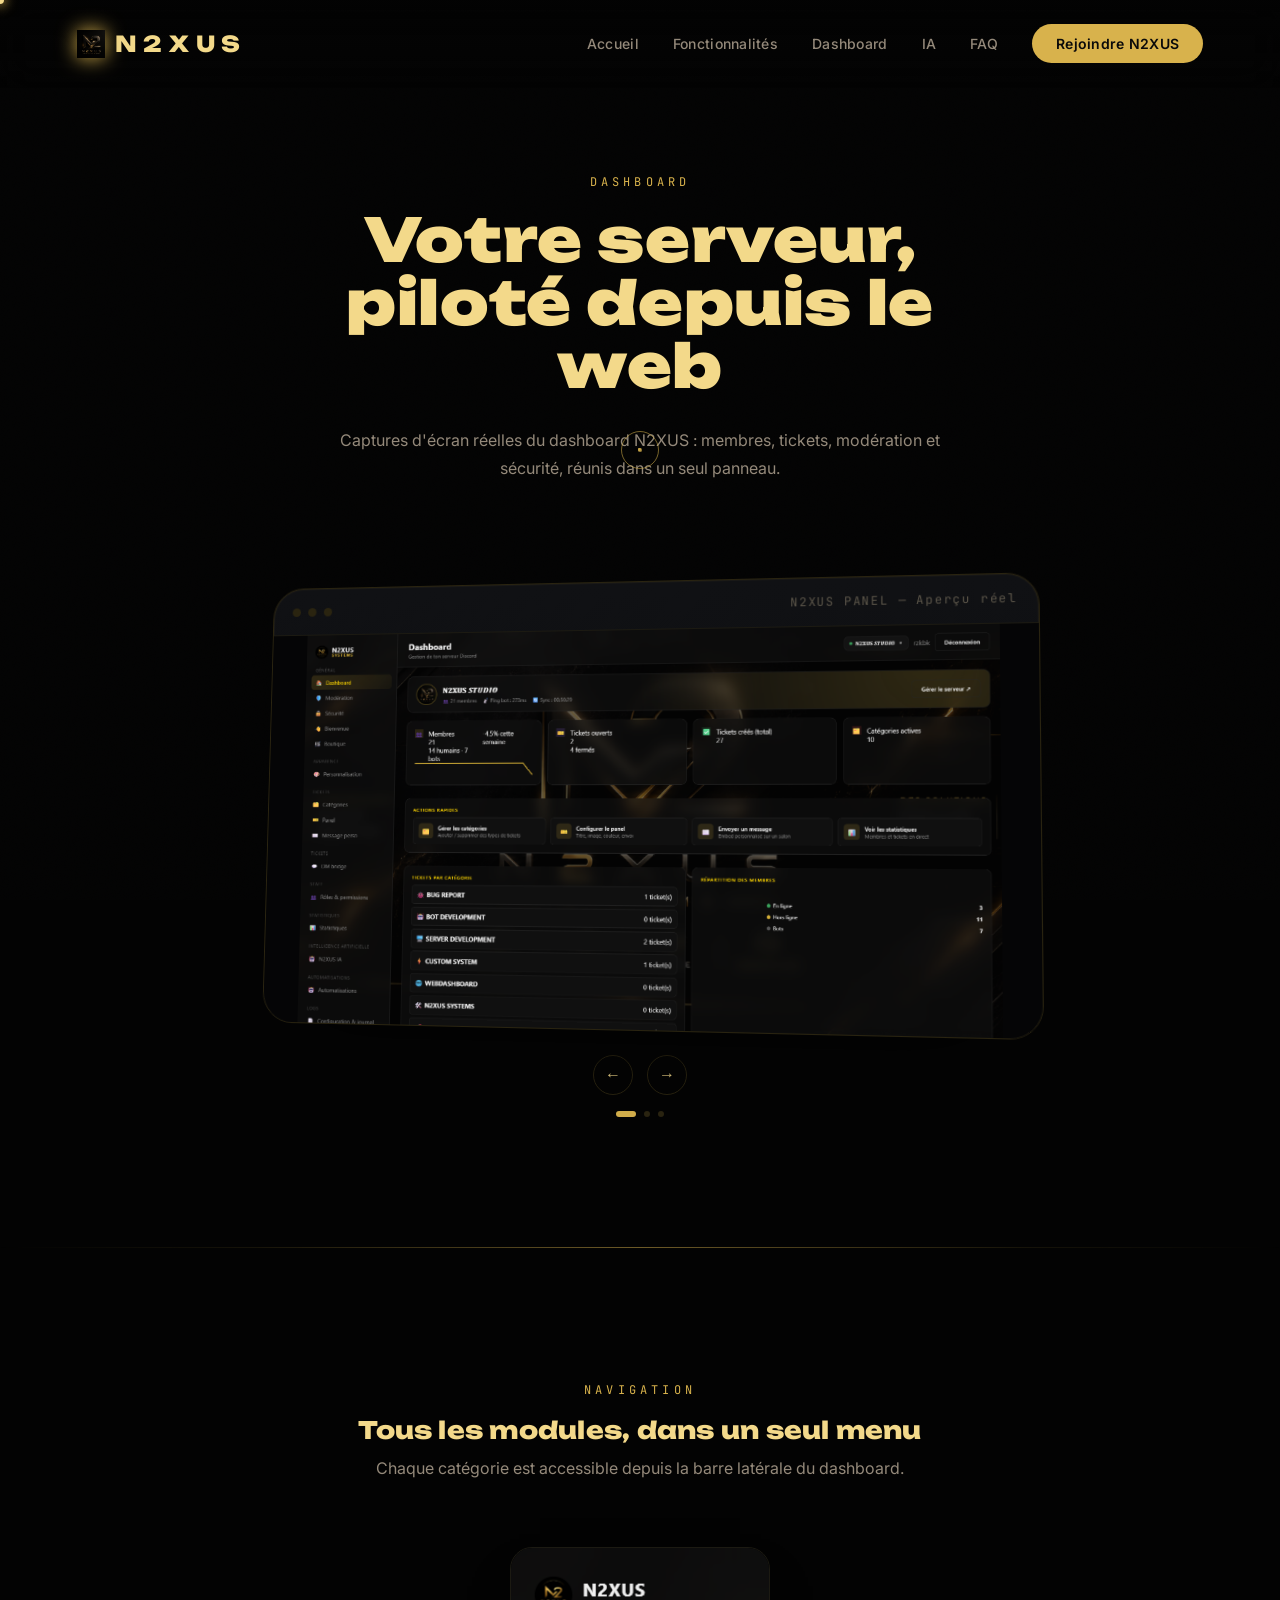
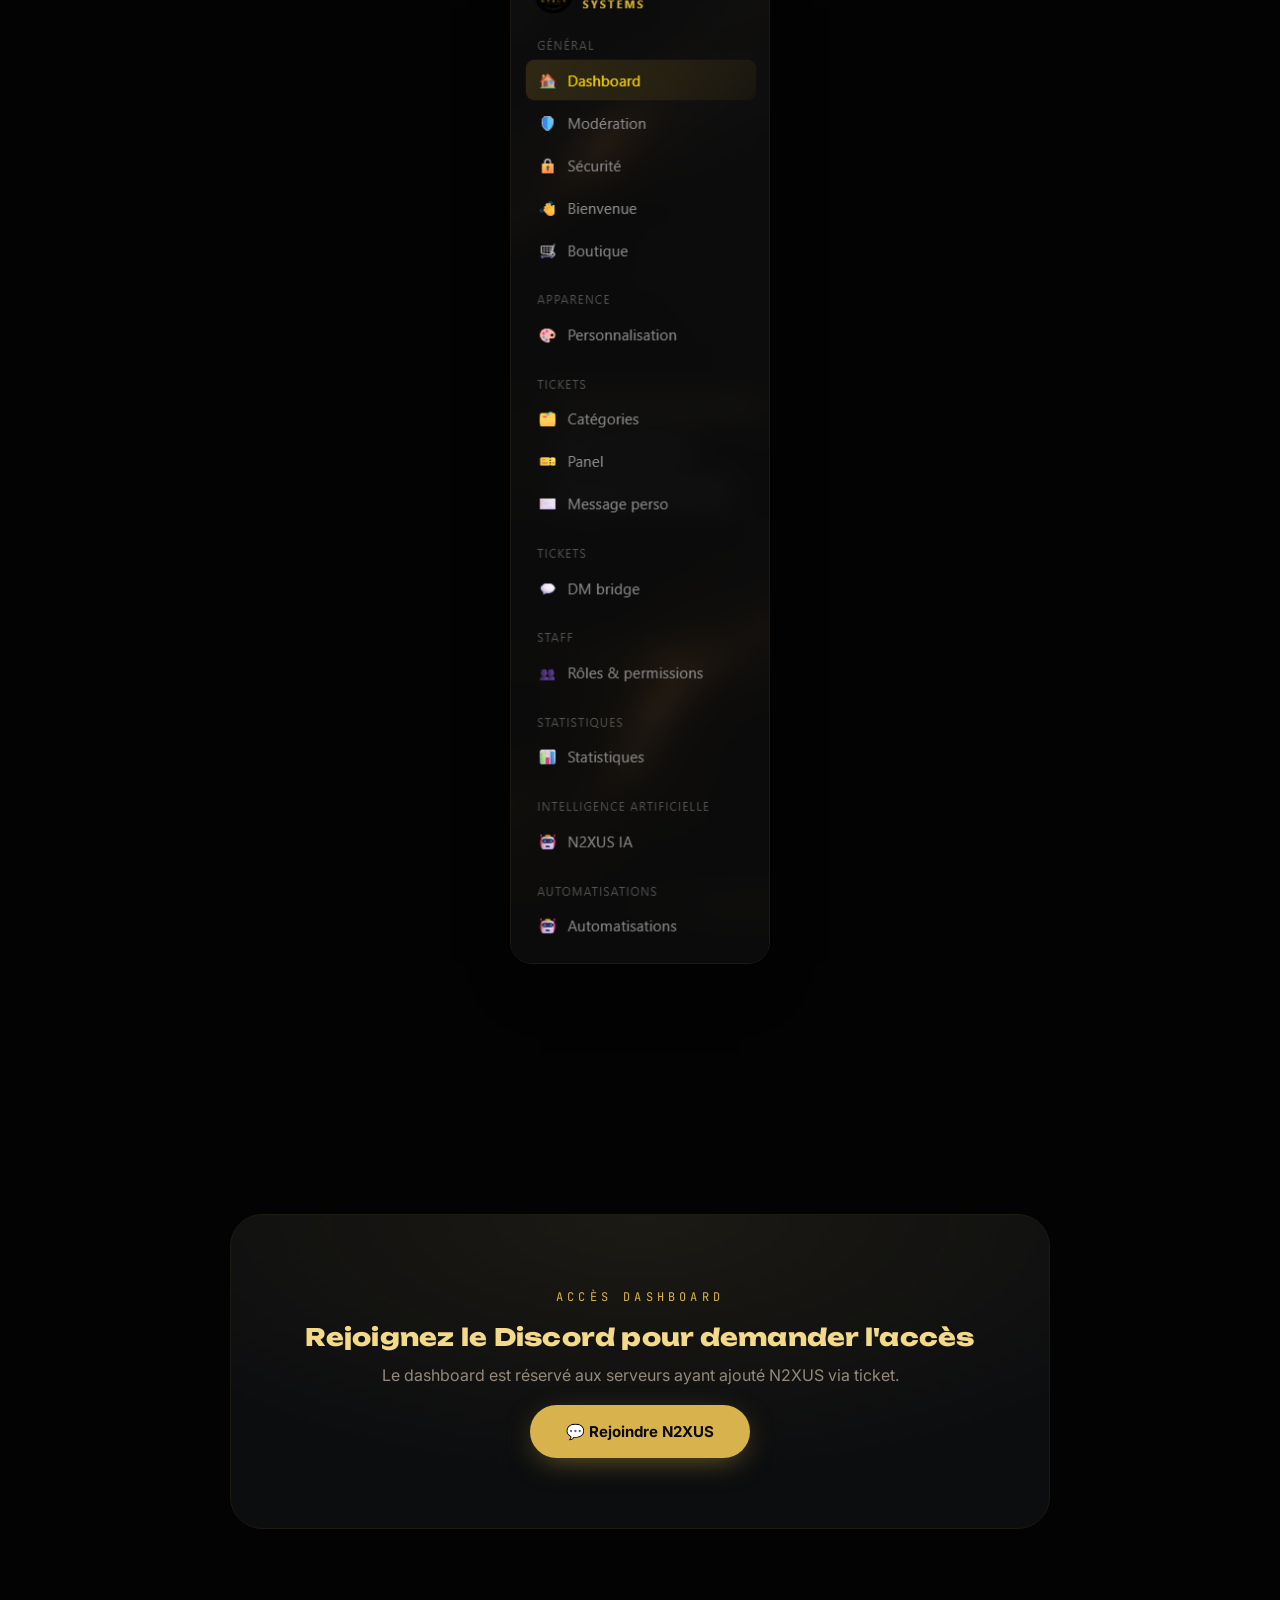
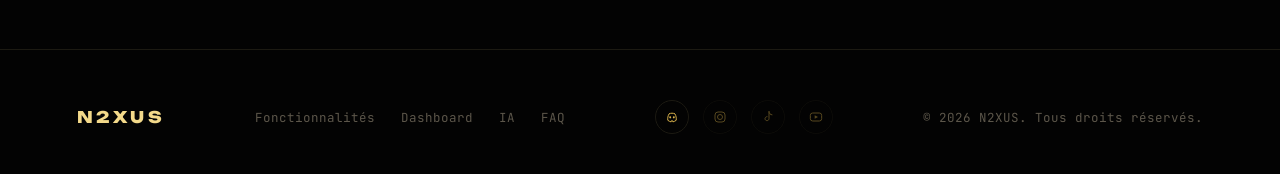
<file: dashboard.html>
<!DOCTYPE html>
<html lang="fr">
<head>
<meta charset="UTF-8">
<meta name="viewport" content="width=device-width,initial-scale=1">
<title>Dashboard — N2XUS</title>
<link rel="icon" href="assets/logo.png">
<link rel="stylesheet" href="css/style.css">
<link rel="stylesheet" href="css/effects.css">
<link rel="stylesheet" href="css/responsive.css">
</head>
<body>

<canvas id="bg-far"></canvas>
<canvas id="bg-mid"></canvas>
<canvas id="bg-near"></canvas>
<div class="grain"></div>

<nav class="nav">
  <div class="brand"><img src="assets/logo.png" alt=""> N2XUS</div>
  <div class="nav-links">
    <a href="index.html">Accueil</a>
    <a href="features.html">Fonctionnalités</a>
    <a href="dashboard.html">Dashboard</a>
    <a href="ai.html">IA</a>
    <a href="faq.html">FAQ</a>
    <a class="gold" href="add.html">Rejoindre N2XUS</a>
  </div>
  <button class="burger" aria-label="Menu"><span></span><span></span><span></span></button>
</nav>

<div class="page-hero">
  <p class="eyebrow reveal">Dashboard</p>
  <h1 class="reveal">Votre serveur, piloté depuis le web</h1>
  <p class="reveal">Captures d'écran réelles du dashboard N2XUS : membres, tickets, modération et sécurité, réunis dans un seul panneau.</p>
</div>

<section class="section" style="padding-top:20px">
  <div class="dash-stage" style="width:100%">
    <div class="terminal" data-cursor-hover style="max-width:780px">
      <div class="terminal-bar">
        <span class="dot"></span><span class="dot"></span><span class="dot"></span>
        <span style="margin-left:auto">N2XUS PANEL — Aperçu réel</span>
      </div>
      <div class="terminal-body">
        <div class="dash-slides">
          <img src="assets/dashboard/overview.png" class="active" alt="Vue d'ensemble du dashboard N2XUS">
          <img src="assets/dashboard/security.png" alt="Page Sécurité du dashboard N2XUS">
          <img src="assets/dashboard/conversations.png" alt="Page Conversations (DM bridge) du dashboard N2XUS">
        </div>
      </div>
    </div>
  </div>
  <div class="slider-nav">
    <button data-slide="prev" aria-label="Précédent">←</button>
    <button data-slide="next" aria-label="Suivant">→</button>
  </div>
  <div class="slider-dots"></div>
</section>

<div class="divider"></div>

<section class="section">
  <div class="section-head reveal">
    <p class="eyebrow">Navigation</p>
    <h2>Tous les modules, dans un seul menu</h2>
    <p>Chaque catégorie est accessible depuis la barre latérale du dashboard.</p>
  </div>
  <div class="gallery">
    <img class="reveal-zoom" src="assets/dashboard/sidebar.png" alt="Menu latéral complet du dashboard N2XUS" style="width:260px">
  </div>
</section>

<section class="cta-final">
  <div class="panel reveal-zoom">
    <p class="eyebrow">Accès dashboard</p>
    <h2>Rejoignez le Discord pour demander l'accès</h2>
    <p>Le dashboard est réservé aux serveurs ayant ajouté N2XUS via ticket.</p>
    <a class="btn" href="add.html">💬 Rejoindre N2XUS</a>
  </div>
</section>

<footer>
  <div class="brand" style="font-size:16px;letter-spacing:.2em">N2XUS</div>
  <div class="footer-links">
    <a href="features.html">Fonctionnalités</a>
    <a href="dashboard.html">Dashboard</a>
    <a href="ai.html">IA</a>
    <a href="faq.html">FAQ</a>
  </div>
  <div class="footer-social">
    <a href="https://discord.gg/muHKVKVWa" aria-label="Discord" data-cursor-hover>
      <svg viewBox="0 0 48 48" fill="none" xmlns="http://www.w3.org/2000/svg"><path d="M16 14c5.5-2 10.5-2 16 0" stroke="#d8b24c" stroke-width="3" stroke-linecap="round"/><path d="M14.5 16c-3 5-4 12-3 18 3.2 2.4 6.5 3.8 9.8 4.6l1.7-3.4" stroke="#d8b24c" stroke-width="3" stroke-linecap="round" stroke-linejoin="round"/><path d="M33.5 16c3 5 4 12 3 18-3.2 2.4-6.5 3.8-9.8 4.6l-1.7-3.4" stroke="#d8b24c" stroke-width="3" stroke-linecap="round" stroke-linejoin="round"/><ellipse cx="18.5" cy="25" rx="3" ry="3.4" fill="#d8b24c"/><ellipse cx="29.5" cy="25" rx="3" ry="3.4" fill="#d8b24c"/></svg>
    </a>
    <a class="soon" href="#" aria-label="Instagram (bientôt)">
      <svg viewBox="0 0 48 48" fill="none" xmlns="http://www.w3.org/2000/svg"><rect x="9" y="9" width="30" height="30" rx="9" stroke="#d8b24c" stroke-width="3"/><circle cx="24" cy="24" r="7.5" stroke="#d8b24c" stroke-width="3"/></svg>
    </a>
    <a class="soon" href="#" aria-label="TikTok (bientôt)">
      <svg viewBox="0 0 48 48" fill="none" xmlns="http://www.w3.org/2000/svg"><path d="M27 8v21c0 3.3-2.7 6-6 6s-6-2.7-6-6 2.7-6 6-6" stroke="#d8b24c" stroke-width="3" stroke-linecap="round"/><path d="M27 8c0 5.2 4 9.3 9 9.6" stroke="#d8b24c" stroke-width="3" stroke-linecap="round"/></svg>
    </a>
    <a class="soon" href="#" aria-label="YouTube (bientôt)">
      <svg viewBox="0 0 48 48" fill="none" xmlns="http://www.w3.org/2000/svg"><rect x="7" y="12" width="34" height="24" rx="7" stroke="#d8b24c" stroke-width="3"/><path d="M20 19l10 5-10 5V19z" fill="#d8b24c"/></svg>
    </a>
  </div>
  <div>© 2026 N2XUS. Tous droits réservés.</div>
</footer>

<script src="js/background.js"></script>
<script src="js/cursor.js"></script>
<script src="js/tilt.js"></script>
<script src="js/slider.js"></script>
<script src="js/animations.js"></script>
</body>
</html>
</file>
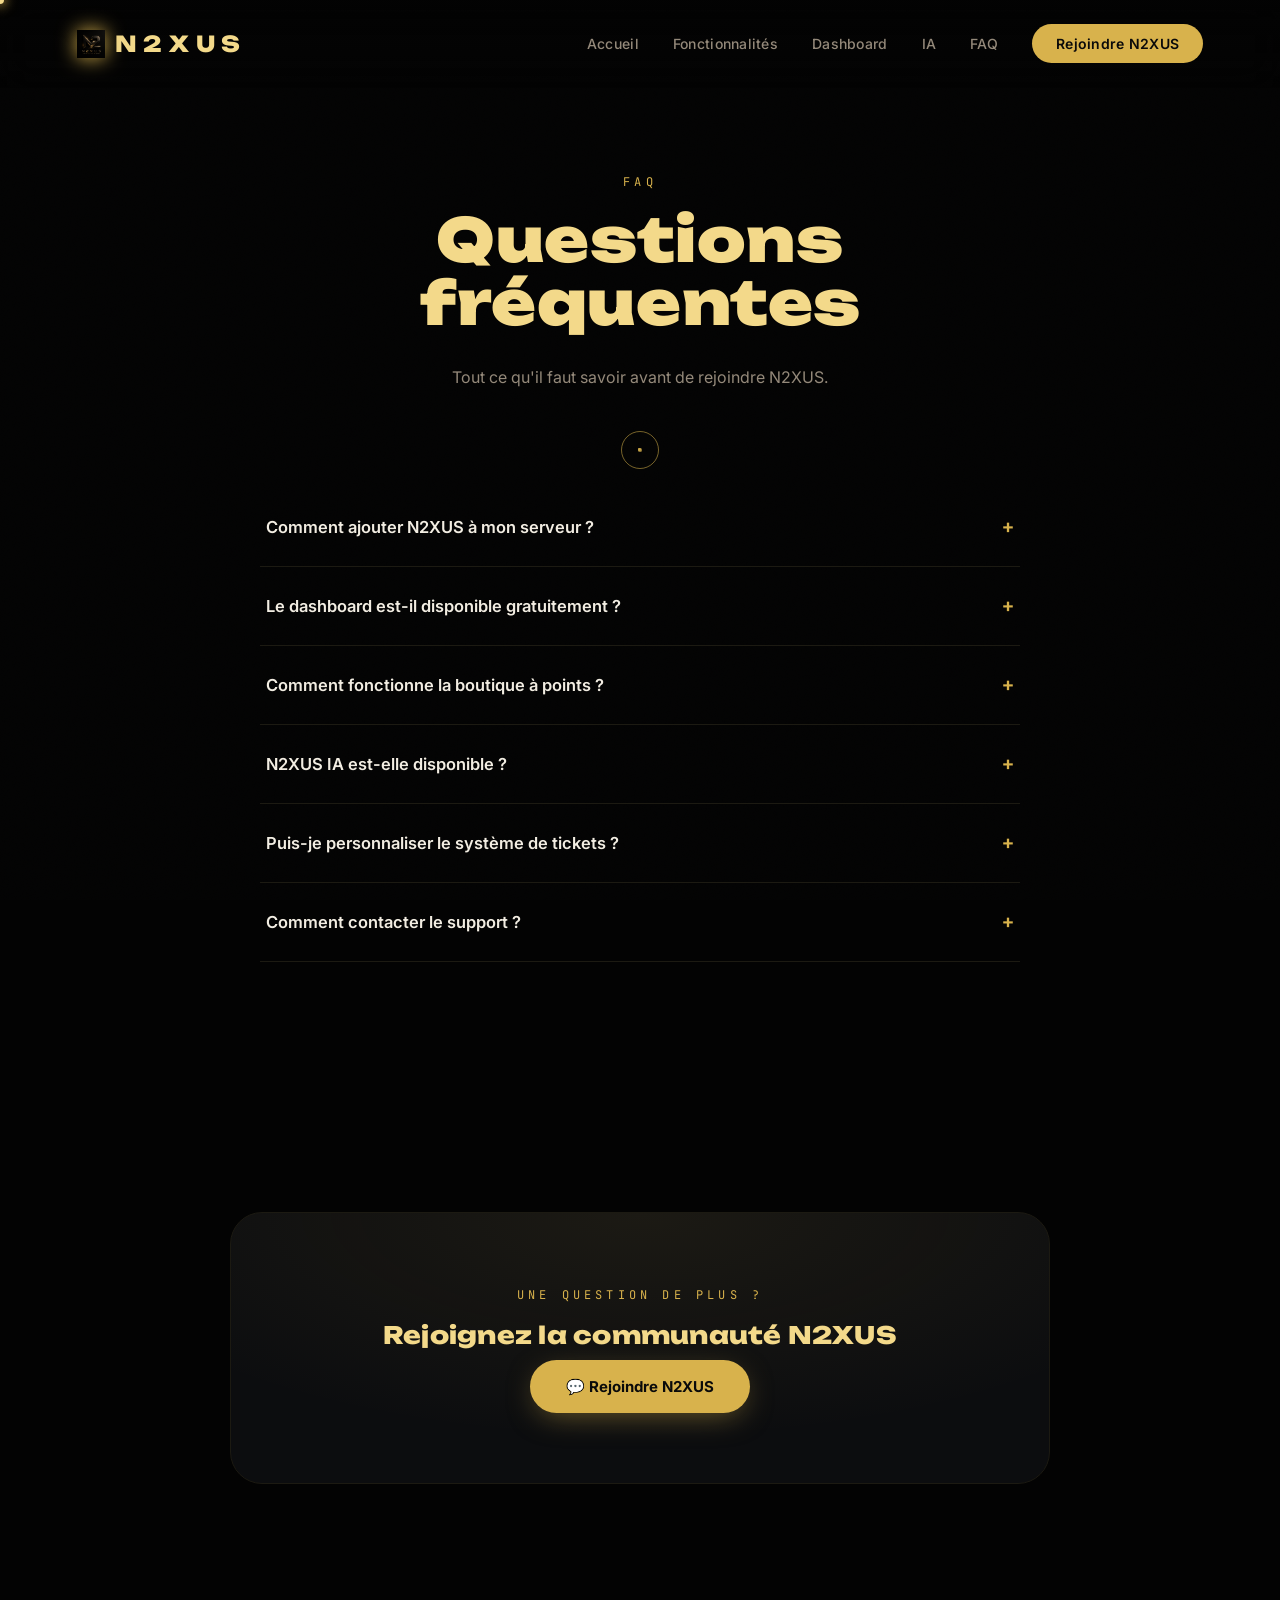
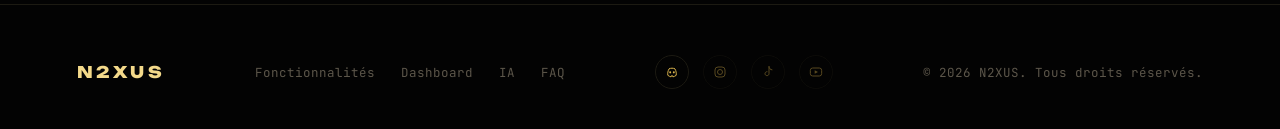
<file: faq.html>
<!DOCTYPE html>
<html lang="fr">
<head>
<meta charset="UTF-8">
<meta name="viewport" content="width=device-width,initial-scale=1">
<title>FAQ — N2XUS</title>
<link rel="icon" href="assets/logo.png">
<link rel="stylesheet" href="css/style.css">
<link rel="stylesheet" href="css/effects.css">
<link rel="stylesheet" href="css/responsive.css">
</head>
<body>

<canvas id="bg-far"></canvas>
<canvas id="bg-mid"></canvas>
<canvas id="bg-near"></canvas>
<div class="grain"></div>

<nav class="nav">
  <div class="brand"><img src="assets/logo.png" alt=""> N2XUS</div>
  <div class="nav-links">
    <a href="index.html">Accueil</a>
    <a href="features.html">Fonctionnalités</a>
    <a href="dashboard.html">Dashboard</a>
    <a href="ai.html">IA</a>
    <a href="faq.html">FAQ</a>
    <a class="gold" href="add.html">Rejoindre N2XUS</a>
  </div>
  <button class="burger" aria-label="Menu"><span></span><span></span><span></span></button>
</nav>

<div class="page-hero">
  <p class="eyebrow reveal">FAQ</p>
  <h1 class="reveal">Questions fréquentes</h1>
  <p class="reveal">Tout ce qu'il faut savoir avant de rejoindre N2XUS.</p>
</div>

<section class="section" style="padding-top:20px">
  <div class="faq-list">
    <div class="faq-item reveal">
      <button class="faq-q">Comment ajouter N2XUS à mon serveur ?<span class="plus">+</span></button>
      <div class="faq-a"><p>Il faut rejoindre le serveur Discord officiel N2XUS et ouvrir un ticket pour en faire la demande. L'équipe installe le bot avec vous — il n'y a pas encore de lien d'invitation en libre-service.</p></div>
    </div>
    <div class="faq-item reveal">
      <button class="faq-q">Le dashboard est-il disponible gratuitement ?<span class="plus">+</span></button>
      <div class="faq-a"><p>Oui. Une fois le bot ajouté via ticket, l'accès au dashboard web est fourni sans frais avec l'ensemble des modules actifs (modération, sécurité, tickets, boutique, statistiques...).</p></div>
    </div>
    <div class="faq-item reveal">
      <button class="faq-q">Comment fonctionne la boutique à points ?<span class="plus">+</span></button>
      <div class="faq-a"><p>Chaque message envoyé sur le serveur rapporte 1 point, avec un délai de 60 secondes entre deux récompenses pour éviter le spam. Les points accumulés peuvent ensuite être échangés contre des rôles ou avantages définis par l'administrateur du serveur.</p></div>
    </div>
    <div class="faq-item reveal">
      <button class="faq-q">N2XUS IA est-elle disponible ?<span class="plus">+</span></button>
      <div class="faq-a"><p>Pas encore. Le module est en cours de finalisation et n'est pas actif sur les serveurs actuellement. Plus de détails sur la page <a href="ai.html">N2XUS IA</a>.</p></div>
    </div>
    <div class="faq-item reveal">
      <button class="faq-q">Puis-je personnaliser le système de tickets ?<span class="plus">+</span></button>
      <div class="faq-a"><p>Oui : catégories, panel d'ouverture et message personnalisé par catégorie sont configurables depuis le dashboard.</p></div>
    </div>
    <div class="faq-item reveal">
      <button class="faq-q">Comment contacter le support ?<span class="plus">+</span></button>
      <div class="faq-a"><p>Rejoignez le serveur Discord officiel et ouvrez un ticket : notre équipe y répond directement.</p></div>
    </div>
  </div>
</section>

<section class="cta-final">
  <div class="panel reveal-zoom">
    <p class="eyebrow">Une question de plus ?</p>
    <h2>Rejoignez la communauté N2XUS</h2>
    <a class="btn" href="add.html">💬 Rejoindre N2XUS</a>
  </div>
</section>

<footer>
  <div class="brand" style="font-size:16px;letter-spacing:.2em">N2XUS</div>
  <div class="footer-links">
    <a href="features.html">Fonctionnalités</a>
    <a href="dashboard.html">Dashboard</a>
    <a href="ai.html">IA</a>
    <a href="faq.html">FAQ</a>
  </div>
  <div class="footer-social">
    <a href="https://discord.gg/muHKVKVWa" aria-label="Discord" data-cursor-hover>
      <svg viewBox="0 0 48 48" fill="none" xmlns="http://www.w3.org/2000/svg"><path d="M16 14c5.5-2 10.5-2 16 0" stroke="#d8b24c" stroke-width="3" stroke-linecap="round"/><path d="M14.5 16c-3 5-4 12-3 18 3.2 2.4 6.5 3.8 9.8 4.6l1.7-3.4" stroke="#d8b24c" stroke-width="3" stroke-linecap="round" stroke-linejoin="round"/><path d="M33.5 16c3 5 4 12 3 18-3.2 2.4-6.5 3.8-9.8 4.6l-1.7-3.4" stroke="#d8b24c" stroke-width="3" stroke-linecap="round" stroke-linejoin="round"/><ellipse cx="18.5" cy="25" rx="3" ry="3.4" fill="#d8b24c"/><ellipse cx="29.5" cy="25" rx="3" ry="3.4" fill="#d8b24c"/></svg>
    </a>
    <a class="soon" href="#" aria-label="Instagram (bientôt)">
      <svg viewBox="0 0 48 48" fill="none" xmlns="http://www.w3.org/2000/svg"><rect x="9" y="9" width="30" height="30" rx="9" stroke="#d8b24c" stroke-width="3"/><circle cx="24" cy="24" r="7.5" stroke="#d8b24c" stroke-width="3"/></svg>
    </a>
    <a class="soon" href="#" aria-label="TikTok (bientôt)">
      <svg viewBox="0 0 48 48" fill="none" xmlns="http://www.w3.org/2000/svg"><path d="M27 8v21c0 3.3-2.7 6-6 6s-6-2.7-6-6 2.7-6 6-6" stroke="#d8b24c" stroke-width="3" stroke-linecap="round"/><path d="M27 8c0 5.2 4 9.3 9 9.6" stroke="#d8b24c" stroke-width="3" stroke-linecap="round"/></svg>
    </a>
    <a class="soon" href="#" aria-label="YouTube (bientôt)">
      <svg viewBox="0 0 48 48" fill="none" xmlns="http://www.w3.org/2000/svg"><rect x="7" y="12" width="34" height="24" rx="7" stroke="#d8b24c" stroke-width="3"/><path d="M20 19l10 5-10 5V19z" fill="#d8b24c"/></svg>
    </a>
  </div>
  <div>© 2026 N2XUS. Tous droits réservés.</div>
</footer>

<script src="js/background.js"></script>
<script src="js/cursor.js"></script>
<script src="js/tilt.js"></script>
<script src="js/animations.js"></script>
</body>
</html>
</file>
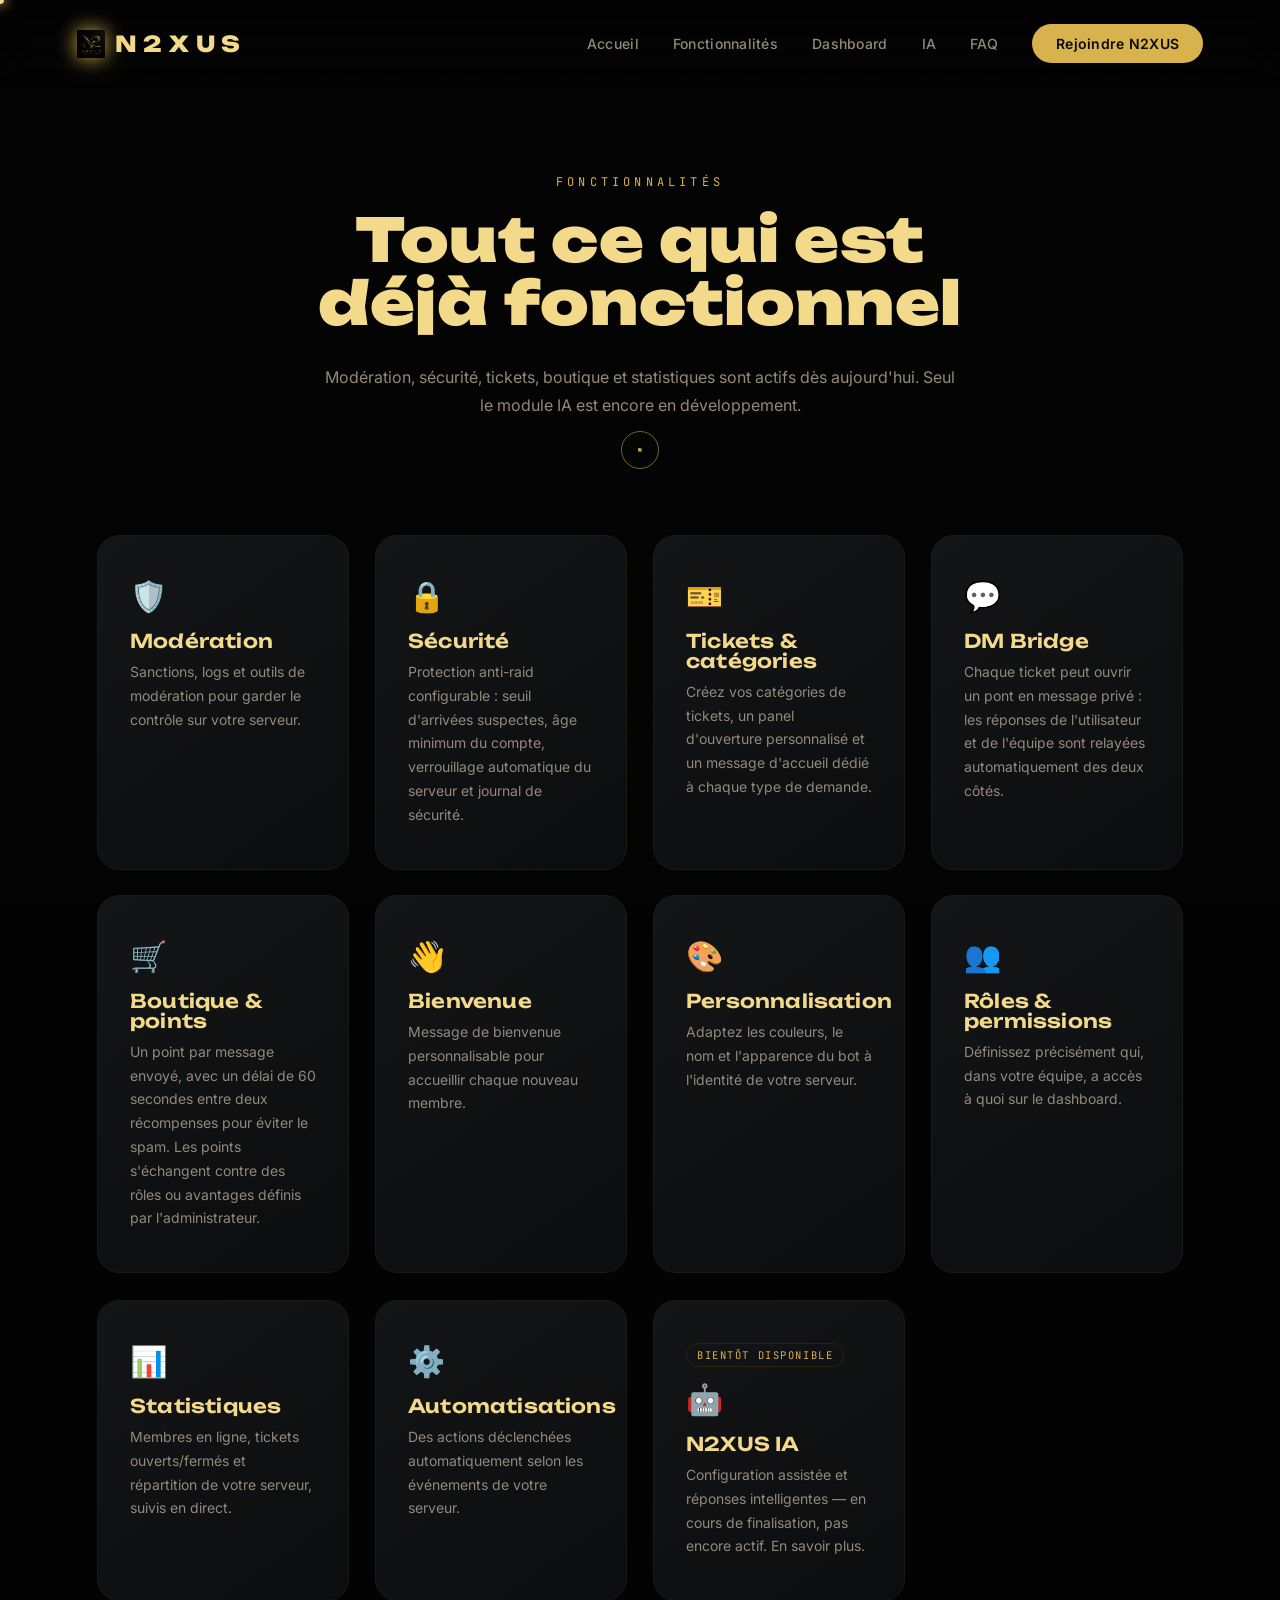
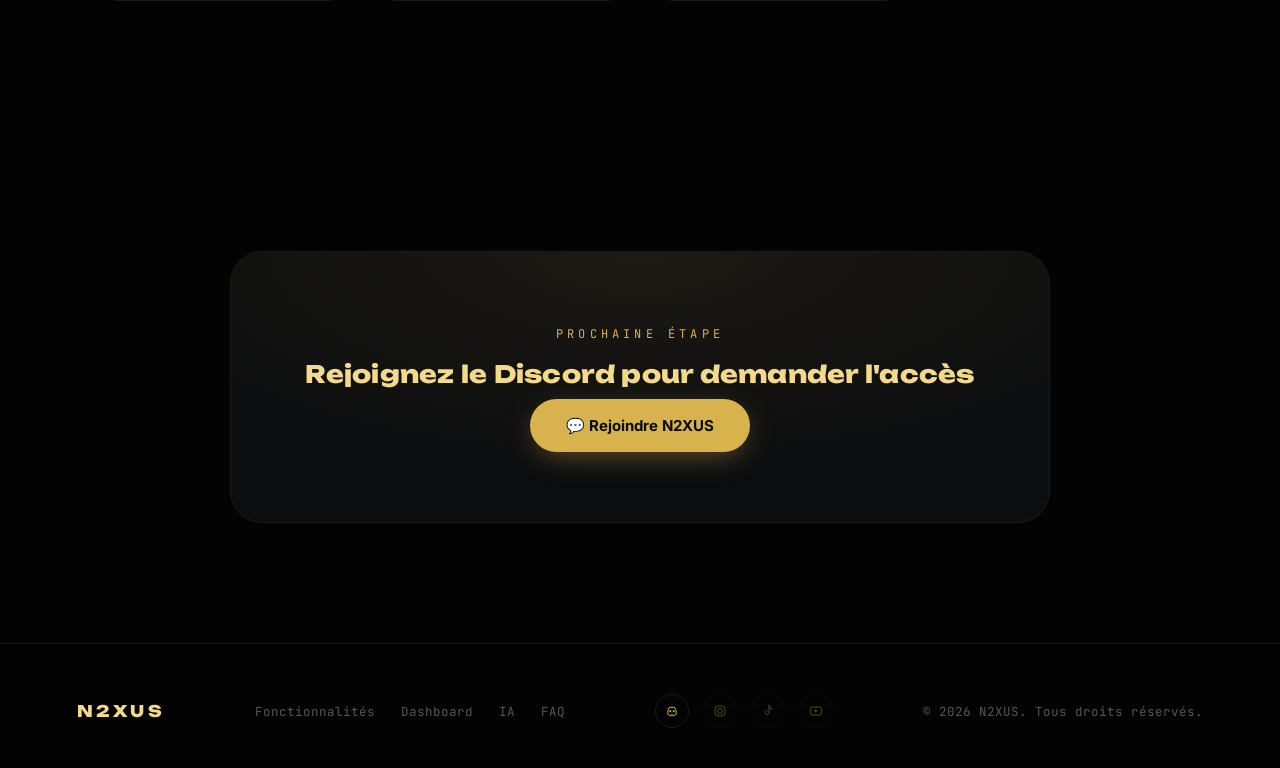
<file: features.html>
<!DOCTYPE html>
<html lang="fr">
<head>
<meta charset="UTF-8">
<meta name="viewport" content="width=device-width,initial-scale=1">
<title>Fonctionnalités — N2XUS</title>
<link rel="icon" href="assets/logo.png">
<link rel="stylesheet" href="css/style.css">
<link rel="stylesheet" href="css/effects.css">
<link rel="stylesheet" href="css/responsive.css">
</head>
<body>

<canvas id="bg-far"></canvas>
<canvas id="bg-mid"></canvas>
<canvas id="bg-near"></canvas>
<div class="grain"></div>

<nav class="nav">
  <div class="brand"><img src="assets/logo.png" alt=""> N2XUS</div>
  <div class="nav-links">
    <a href="index.html">Accueil</a>
    <a href="features.html">Fonctionnalités</a>
    <a href="dashboard.html">Dashboard</a>
    <a href="ai.html">IA</a>
    <a href="faq.html">FAQ</a>
    <a class="gold" href="add.html">Rejoindre N2XUS</a>
  </div>
  <button class="burger" aria-label="Menu"><span></span><span></span><span></span></button>
</nav>

<div class="page-hero">
  <p class="eyebrow reveal">Fonctionnalités</p>
  <h1 class="reveal">Tout ce qui est déjà fonctionnel</h1>
  <p class="reveal">Modération, sécurité, tickets, boutique et statistiques sont actifs dès aujourd'hui. Seul le module IA est encore en développement.</p>
</div>

<section class="section" style="padding-top:40px">
  <div class="grid">
    <div class="feature reveal-zoom">
      <span class="icon">🛡️</span>
      <h3>Modération</h3>
      <p>Sanctions, logs et outils de modération pour garder le contrôle sur votre serveur.</p>
    </div>
    <div class="feature reveal-zoom">
      <span class="icon">🔒</span>
      <h3>Sécurité</h3>
      <p>Protection anti-raid configurable : seuil d'arrivées suspectes, âge minimum du compte, verrouillage automatique du serveur et journal de sécurité.</p>
    </div>
    <div class="feature reveal-zoom">
      <span class="icon">🎫</span>
      <h3>Tickets &amp; catégories</h3>
      <p>Créez vos catégories de tickets, un panel d'ouverture personnalisé et un message d'accueil dédié à chaque type de demande.</p>
    </div>
    <div class="feature reveal-zoom">
      <span class="icon">💬</span>
      <h3>DM Bridge</h3>
      <p>Chaque ticket peut ouvrir un pont en message privé : les réponses de l'utilisateur et de l'équipe sont relayées automatiquement des deux côtés.</p>
    </div>
    <div class="feature reveal-zoom">
      <span class="icon">🛒</span>
      <h3>Boutique &amp; points</h3>
      <p>Un point par message envoyé, avec un délai de 60 secondes entre deux récompenses pour éviter le spam. Les points s'échangent contre des rôles ou avantages définis par l'administrateur.</p>
    </div>
    <div class="feature reveal-zoom">
      <span class="icon">👋</span>
      <h3>Bienvenue</h3>
      <p>Message de bienvenue personnalisable pour accueillir chaque nouveau membre.</p>
    </div>
    <div class="feature reveal-zoom">
      <span class="icon">🎨</span>
      <h3>Personnalisation</h3>
      <p>Adaptez les couleurs, le nom et l'apparence du bot à l'identité de votre serveur.</p>
    </div>
    <div class="feature reveal-zoom">
      <span class="icon">👥</span>
      <h3>Rôles &amp; permissions</h3>
      <p>Définissez précisément qui, dans votre équipe, a accès à quoi sur le dashboard.</p>
    </div>
    <div class="feature reveal-zoom">
      <span class="icon">📊</span>
      <h3>Statistiques</h3>
      <p>Membres en ligne, tickets ouverts/fermés et répartition de votre serveur, suivis en direct.</p>
    </div>
    <div class="feature reveal-zoom">
      <span class="icon">⚙️</span>
      <h3>Automatisations</h3>
      <p>Des actions déclenchées automatiquement selon les événements de votre serveur.</p>
    </div>
    <div class="feature soon reveal-zoom">
      <span class="tag-soon">Bientôt disponible</span>
      <span class="icon">🤖</span>
      <h3>N2XUS IA</h3>
      <p>Configuration assistée et réponses intelligentes — en cours de finalisation, pas encore actif. <a href="ai.html">En savoir plus</a>.</p>
    </div>
  </div>
</section>

<section class="cta-final">
  <div class="panel reveal-zoom">
    <p class="eyebrow">Prochaine étape</p>
    <h2>Rejoignez le Discord pour demander l'accès</h2>
    <a class="btn" href="add.html">💬 Rejoindre N2XUS</a>
  </div>
</section>

<footer>
  <div class="brand" style="font-size:16px;letter-spacing:.2em">N2XUS</div>
  <div class="footer-links">
    <a href="features.html">Fonctionnalités</a>
    <a href="dashboard.html">Dashboard</a>
    <a href="ai.html">IA</a>
    <a href="faq.html">FAQ</a>
  </div>
  <div class="footer-social">
    <a href="https://discord.gg/muHKVKVWa" aria-label="Discord" data-cursor-hover>
      <svg viewBox="0 0 48 48" fill="none" xmlns="http://www.w3.org/2000/svg"><path d="M16 14c5.5-2 10.5-2 16 0" stroke="#d8b24c" stroke-width="3" stroke-linecap="round"/><path d="M14.5 16c-3 5-4 12-3 18 3.2 2.4 6.5 3.8 9.8 4.6l1.7-3.4" stroke="#d8b24c" stroke-width="3" stroke-linecap="round" stroke-linejoin="round"/><path d="M33.5 16c3 5 4 12 3 18-3.2 2.4-6.5 3.8-9.8 4.6l-1.7-3.4" stroke="#d8b24c" stroke-width="3" stroke-linecap="round" stroke-linejoin="round"/><ellipse cx="18.5" cy="25" rx="3" ry="3.4" fill="#d8b24c"/><ellipse cx="29.5" cy="25" rx="3" ry="3.4" fill="#d8b24c"/></svg>
    </a>
    <a class="soon" href="#" aria-label="Instagram (bientôt)">
      <svg viewBox="0 0 48 48" fill="none" xmlns="http://www.w3.org/2000/svg"><rect x="9" y="9" width="30" height="30" rx="9" stroke="#d8b24c" stroke-width="3"/><circle cx="24" cy="24" r="7.5" stroke="#d8b24c" stroke-width="3"/></svg>
    </a>
    <a class="soon" href="#" aria-label="TikTok (bientôt)">
      <svg viewBox="0 0 48 48" fill="none" xmlns="http://www.w3.org/2000/svg"><path d="M27 8v21c0 3.3-2.7 6-6 6s-6-2.7-6-6 2.7-6 6-6" stroke="#d8b24c" stroke-width="3" stroke-linecap="round"/><path d="M27 8c0 5.2 4 9.3 9 9.6" stroke="#d8b24c" stroke-width="3" stroke-linecap="round"/></svg>
    </a>
    <a class="soon" href="#" aria-label="YouTube (bientôt)">
      <svg viewBox="0 0 48 48" fill="none" xmlns="http://www.w3.org/2000/svg"><rect x="7" y="12" width="34" height="24" rx="7" stroke="#d8b24c" stroke-width="3"/><path d="M20 19l10 5-10 5V19z" fill="#d8b24c"/></svg>
    </a>
  </div>
  <div>© 2026 N2XUS. Tous droits réservés.</div>
</footer>

<script src="js/background.js"></script>
<script src="js/cursor.js"></script>
<script src="js/tilt.js"></script>
<script src="js/animations.js"></script>
</body>
</html>
</file>
<file: css/style.css>
/* ==========================================================================
   N2XUS WEB V3 PREMIUM — Design tokens & base
   ========================================================================== */
@import url('https://fonts.googleapis.com/css2?family=Unbounded:wght@400;600;800;900&family=Inter:wght@400;500;600;700&family=JetBrains+Mono:wght@400;500;700&display=swap');

:root{
  --bg:#030303;
  --bg-1:#08080a;
  --panel:#0c0d0f;
  --panel-2:#101114;
  --border:#2a2410;
  --border-soft:#1c1a12;
  --gold:#d8b24c;
  --gold-light:#f3d98a;
  --gold-deep:#8a6a1f;
  --gold-soft:rgba(216,178,76,.12);
  --text:#f2ede2;
  --text-muted:#94897a;
  --text-dim:#5c564a;
  --danger:#c9583f;

  --font-display:'Unbounded', 'Inter', sans-serif;
  --font-body:'Inter', Arial, sans-serif;
  --font-mono:'JetBrains Mono', monospace;

  --radius-sm:14px;
  --radius-md:22px;
  --radius-lg:32px;

  --ease:cubic-bezier(.16,.8,.24,1);
}

*{box-sizing:border-box}
html{scroll-behavior:smooth}
body{
  margin:0;
  background:var(--bg);
  color:var(--text);
  font-family:var(--font-body);
  overflow-x:hidden;
  position:relative;
  -webkit-font-smoothing:antialiased;
}
::selection{background:var(--gold);color:#0a0a0a}

a{color:var(--text-muted);text-decoration:none;transition:color .25s var(--ease)}
a:hover{color:var(--gold-light)}

h1,h2,h3{font-family:var(--font-display);color:var(--gold-light);margin:0 0 .5em;letter-spacing:.01em;line-height:1.05}
h1{font-weight:900}
h2{font-weight:800}
h3{font-weight:600}
p{color:var(--text-muted);line-height:1.7;margin:0 0 1em}

.eyebrow{
  font-family:var(--font-mono);
  color:var(--gold);
  letter-spacing:.35em;
  font-size:12px;
  text-transform:uppercase;
  display:inline-block;
  margin-bottom:18px;
}

.section{
  max-width:1240px;
  margin:0 auto;
  padding:130px 6%;
  position:relative;
}
.section-head{
  text-align:center;
  max-width:680px;
  margin:0 auto 64px;
}
.divider{
  width:100%;
  height:1px;
  background:linear-gradient(90deg,transparent,var(--border) 20%,var(--gold) 50%,var(--border) 80%,transparent);
  opacity:.5;
}

/* focus visibility */
a:focus-visible,button:focus-visible,.btn:focus-visible{
  outline:2px solid var(--gold);
  outline-offset:3px;
  border-radius:6px;
}

@media (prefers-reduced-motion: reduce){
  *{animation-duration:.01ms !important;animation-iteration-count:1 !important;transition-duration:.01ms !important;scroll-behavior:auto !important}
}

/* ==========================================================================
   Background canvases
   ========================================================================== */
#bg-far,#bg-mid,#bg-near{position:fixed;inset:0;z-index:-3;pointer-events:none}
#bg-mid{z-index:-2}
#bg-near{z-index:-1}
.grain{
  position:fixed;inset:0;z-index:0;pointer-events:none;
  opacity:.035;mix-blend-mode:overlay;
  background-image:url("data:image/svg+xml,%3Csvg xmlns='http://www.w3.org/2000/svg' width='120' height='120'%3E%3Cfilter id='n'%3E%3CfeTurbulence type='fractalNoise' baseFrequency='0.9' numOctaves='2' stitchTiles='stitch'/%3E%3C/filter%3E%3Crect width='100%25' height='100%25' filter='url(%23n)'/%3E%3C/svg%3E");
}

/* ==========================================================================
   Navigation
   ========================================================================== */
.nav{
  position:fixed;top:0;left:0;right:0;z-index:200;
  display:flex;align-items:center;justify-content:space-between;
  padding:24px 6%;
  backdrop-filter:blur(18px);
  background:linear-gradient(180deg,rgba(3,3,3,.85),rgba(3,3,3,0));
  border-bottom:1px solid transparent;
  transition:border-color .3s var(--ease),background .3s var(--ease);
}
.nav.scrolled{
  background:rgba(5,5,5,.72);
  border-bottom-color:var(--border-soft);
}
.brand{
  font-family:var(--font-display);
  font-size:22px;font-weight:800;letter-spacing:.3em;
  color:var(--gold-light);
  display:flex;align-items:center;gap:10px;
}
.brand img{height:28px;width:28px;object-fit:contain;filter:drop-shadow(0 0 10px var(--gold))}
.nav-links{display:flex;align-items:center;gap:34px}
.nav-links a{font-size:14px;font-weight:500;letter-spacing:.02em}
.nav-links a.gold{
  background:var(--gold);color:#0a0a0a;padding:11px 24px;border-radius:40px;
  font-weight:600;box-shadow:0 0 0 rgba(216,178,76,0);transition:box-shadow .3s var(--ease),transform .2s var(--ease);
}
.nav-links a.gold:hover{box-shadow:0 0 30px rgba(216,178,76,.45);transform:translateY(-2px);color:#0a0a0a}
.burger{display:none;flex-direction:column;gap:5px;cursor:pointer;z-index:210;background:none;border:none;padding:6px}
.burger span{width:26px;height:2px;background:var(--gold-light);display:block;transition:transform .3s var(--ease),opacity .3s var(--ease)}
.burger.open span:nth-child(1){transform:translateY(7px) rotate(45deg)}
.burger.open span:nth-child(2){opacity:0}
.burger.open span:nth-child(3){transform:translateY(-7px) rotate(-45deg)}

/* ==========================================================================
   Buttons
   ========================================================================== */
.btn{
  display:inline-flex;align-items:center;gap:10px;
  background:var(--gold);color:#0a0a0a;
  padding:17px 36px;border-radius:44px;
  font-weight:700;font-size:15px;border:none;cursor:pointer;
  box-shadow:0 8px 30px -8px rgba(216,178,76,.5);
  transition:transform .25s var(--ease),box-shadow .25s var(--ease);
}
.btn:hover{transform:translateY(-3px) scale(1.02);box-shadow:0 14px 40px -8px rgba(216,178,76,.7);color:#0a0a0a}
.btn-ghost{
  background:transparent;color:var(--text);border:1px solid var(--border);
  box-shadow:none;
}
.btn-ghost:hover{border-color:var(--gold);color:var(--gold-light);box-shadow:0 0 20px rgba(216,178,76,.15)}

/* ==========================================================================
   Hero
   ========================================================================== */
.hero{
  min-height:100vh;
  display:flex;align-items:center;justify-content:space-between;gap:60px;
  padding:160px 6% 100px;
  max-width:1400px;margin:0 auto;
  position:relative;
}
.hero-content{max-width:620px}
.hero h1{
  font-size:clamp(56px,8vw,120px);
  letter-spacing:.02em;
  margin-bottom:6px;
  background:linear-gradient(180deg,#fff6dd 0%,var(--gold-light) 45%,var(--gold-deep) 100%);
  -webkit-background-clip:text;background-clip:text;-webkit-text-fill-color:transparent;
}
.hero h2{
  font-family:var(--font-mono);
  font-size:clamp(14px,1.6vw,19px);
  color:var(--text-muted);
  font-weight:500;letter-spacing:.25em;text-transform:uppercase;
  margin-bottom:26px;
}
.hero p.lead{font-size:17px;max-width:480px;margin-bottom:36px}
.hero-actions{display:flex;gap:18px;flex-wrap:wrap}

.hero-stage{
  width:420px;height:420px;flex-shrink:0;
  display:flex;align-items:center;justify-content:center;
  perspective:1200px;
  position:relative;
}
.hero-3d{
  width:300px;height:300px;
  transform-style:preserve-3d;
  display:flex;align-items:center;justify-content:center;
  position:relative;
  animation:floaty 6s ease-in-out infinite;
}
.hero-3d::before{
  content:'';position:absolute;inset:-40px;border-radius:50%;
  background:radial-gradient(circle,var(--gold-soft) 0%,transparent 70%);
  filter:blur(10px);
}
.hero-3d img{
  width:250px;position:relative;z-index:2;
  filter:drop-shadow(0 20px 60px rgba(216,178,76,.45));
}
.hero-3d .glass-ring{
  position:absolute;inset:0;border-radius:50%;
  border:1px solid var(--border);
  transform:translateZ(-40px) rotateX(70deg);
}
@keyframes floaty{0%,100%{transform:translateY(0) rotateX(4deg)}50%{transform:translateY(-18px) rotateX(-2deg)}}

.scroll-cue{
  position:absolute;bottom:36px;left:50%;transform:translateX(-50%);
  display:flex;flex-direction:column;align-items:center;gap:8px;
  font-family:var(--font-mono);font-size:11px;color:var(--text-dim);letter-spacing:.2em;
}
.scroll-cue .line{width:1px;height:36px;background:linear-gradient(var(--gold),transparent);animation:scrolldown 1.8s ease-in-out infinite}
@keyframes scrolldown{0%{transform:scaleY(0);transform-origin:top}50%{transform:scaleY(1);transform-origin:top}50.1%{transform-origin:bottom}100%{transform:scaleY(0);transform-origin:bottom}}

/* ==========================================================================
   Why N2XUS
   ========================================================================== */
.why-grid{display:grid;grid-template-columns:repeat(3,1fr);gap:28px}
.why-card{
  background:var(--panel);border:1px solid var(--border-soft);border-radius:var(--radius-md);
  padding:38px 32px;text-align:left;
}
.why-card .num{font-family:var(--font-mono);color:var(--gold);font-size:13px;letter-spacing:.2em;display:block;margin-bottom:18px}
.why-card h3{font-size:19px;margin-bottom:10px}
.why-card p{font-size:14.5px;margin:0}

/* ==========================================================================
   Feature cards (glass + tilt)
   ========================================================================== */
.grid{
  display:grid;grid-template-columns:repeat(auto-fit,minmax(240px,1fr));gap:26px;
}
.feature{
  --mx:50%;--my:50%;
  position:relative;padding:42px 32px;border-radius:var(--radius-md);
  background:linear-gradient(145deg,rgba(255,255,255,.03),rgba(255,255,255,0)) , var(--panel);
  border:1px solid var(--border-soft);
  backdrop-filter:blur(10px);
  overflow:hidden;
  transform-style:preserve-3d;
  transition:border-color .35s var(--ease), transform .1s linear, box-shadow .35s var(--ease);
  text-align:left;
}
.feature::before{
  content:'';position:absolute;inset:0;border-radius:inherit;pointer-events:none;
  background:radial-gradient(280px circle at var(--mx) var(--my), rgba(216,178,76,.16), transparent 60%);
  opacity:0;transition:opacity .3s var(--ease);
}
.feature::after{
  content:'';position:absolute;inset:0;border-radius:inherit;padding:1px;pointer-events:none;
  background:conic-gradient(from var(--angle,0deg),transparent 0 70%, var(--gold) 85%, transparent 100%);
  -webkit-mask:linear-gradient(#000 0 0) content-box, linear-gradient(#000 0 0);
  -webkit-mask-composite:xor;mask-composite:exclude;
  opacity:0;transition:opacity .35s var(--ease);
  animation:rotate-border 4s linear infinite paused;
}
.feature:hover{box-shadow:0 20px 50px -20px rgba(216,178,76,.35)}
.feature:hover::before{opacity:1}
.feature:hover::after{opacity:1;animation-play-state:running}
@keyframes rotate-border{to{--angle:360deg}}
@property --angle{syntax:'<angle>';initial-value:0deg;inherits:false}
.feature .icon{font-size:30px;margin-bottom:18px;display:block}
.feature h3{font-size:19px;margin-bottom:8px}
.feature p{font-size:14px;margin:0}

/* ==========================================================================
   Dashboard preview / terminal panel
   ========================================================================== */
.dash-wrap{display:flex;align-items:center;gap:70px}
.dash-copy{flex:1;text-align:left;max-width:420px}
.dash-stage{flex:1.3;perspective:1400px;display:flex;justify-content:center}
.terminal{
  width:100%;max-width:560px;
  background:linear-gradient(180deg,var(--panel-2),var(--panel));
  border:1px solid var(--border);border-radius:var(--radius-lg);
  box-shadow:0 40px 90px -30px rgba(0,0,0,.7), 0 0 0 1px rgba(216,178,76,.05) inset;
  overflow:hidden;
  transform:rotateY(-8deg) rotateX(4deg);
  transition:transform .6s var(--ease);
}
.terminal:hover{transform:rotateY(0deg) rotateX(0deg)}
.terminal-bar{
  display:flex;align-items:center;gap:8px;padding:16px 20px;
  border-bottom:1px solid var(--border-soft);
  font-family:var(--font-mono);font-size:12px;color:var(--text-dim);letter-spacing:.15em;
}
.terminal-bar span.dot{width:9px;height:9px;border-radius:50%;background:var(--border)}
.terminal-body{padding:0}
.dash-slides{position:relative;width:100%;height:400px;overflow:hidden;background:#050506;display:flex;align-items:center;justify-content:center}
.dash-slides img{position:absolute;inset:0;width:100%;height:100%;object-fit:contain;opacity:0;transform:scale(1.02);transition:opacity .6s var(--ease),transform .8s var(--ease)}
.dash-slides img.active{opacity:1;transform:scale(1)}
.dash-badge{
  position:absolute;top:16px;right:16px;z-index:3;
  font-family:var(--font-mono);font-size:10.5px;letter-spacing:.15em;text-transform:uppercase;
  background:rgba(216,178,76,.14);color:var(--gold-light);border:1px solid rgba(216,178,76,.3);
  padding:6px 12px;border-radius:20px;
}
.dash-stats{display:grid;grid-template-columns:repeat(2,1fr);gap:1px;background:var(--border-soft)}
.dash-stats div{background:var(--panel);padding:18px 22px;font-family:var(--font-mono)}
.dash-stats .label{font-size:11px;color:var(--text-dim);letter-spacing:.15em;text-transform:uppercase;display:block;margin-bottom:6px}
.dash-stats .value{font-size:20px;color:var(--gold-light);font-weight:700}
.slider-nav{display:flex;justify-content:center;gap:14px;margin-top:26px}
.slider-nav button{
  width:40px;height:40px;border-radius:50%;border:1px solid var(--border);background:transparent;color:var(--gold-light);
  cursor:pointer;font-size:16px;transition:.25s var(--ease);
}
.slider-nav button:hover{border-color:var(--gold);box-shadow:0 0 20px rgba(216,178,76,.3)}
.slider-dots{display:flex;justify-content:center;gap:8px;margin-top:16px}
.slider-dots span{width:6px;height:6px;border-radius:50%;background:var(--border);transition:.25s var(--ease)}
.slider-dots span.active{background:var(--gold);width:20px;border-radius:4px}

/* ==========================================================================
   AI section
   ========================================================================== */
.ai-wrap{display:flex;gap:60px;align-items:center}
.ai-copy{flex:1;text-align:left}
.chat{
  flex:1;background:var(--panel);border:1px solid var(--border-soft);border-radius:var(--radius-lg);
  padding:30px;font-family:var(--font-mono);font-size:13.5px;
}
.chat .msg{padding:14px 18px;border-radius:14px;margin-bottom:14px;max-width:85%}
.chat .msg.user{background:var(--panel-2);color:var(--text-muted);margin-left:auto;border:1px solid var(--border-soft)}
.chat .msg.bot{background:var(--gold-soft);color:var(--gold-light);border:1px solid rgba(216,178,76,.25)}
.chat .who{display:block;font-size:10px;letter-spacing:.2em;color:var(--text-dim);margin-bottom:6px;text-transform:uppercase}

/* ==========================================================================
   Stats / counters
   ========================================================================== */
.stats-grid{display:grid;grid-template-columns:repeat(3,1fr);gap:30px;text-align:center}
.stat .count{
  font-family:var(--font-display);font-weight:900;font-size:clamp(38px,5vw,64px);
  color:var(--gold-light);display:block;line-height:1;
  text-shadow:0 0 40px rgba(216,178,76,.25);
}
.stat .label{font-family:var(--font-mono);color:var(--text-muted);letter-spacing:.2em;font-size:12px;text-transform:uppercase;margin-top:12px;display:block}

/* ==========================================================================
   Reviews
   ========================================================================== */
.reviews-track{display:grid;grid-template-columns:repeat(3,1fr);gap:26px}
.review{background:var(--panel);border:1px solid var(--border-soft);border-radius:var(--radius-md);padding:30px;text-align:left}
.review .stars{color:var(--gold);letter-spacing:3px;margin-bottom:14px;display:block}
.review .who{font-family:var(--font-mono);font-size:12px;color:var(--text-dim);margin-top:16px;display:block}

/* ==========================================================================
   FAQ
   ========================================================================== */
.faq-list{max-width:760px;margin:0 auto;text-align:left}
.faq-item{border-bottom:1px solid var(--border-soft)}
.faq-q{
  display:flex;justify-content:space-between;align-items:center;
  padding:26px 6px;cursor:pointer;background:none;border:none;width:100%;
  color:var(--text);font-family:var(--font-body);font-size:16.5px;font-weight:600;text-align:left;
}
.faq-q:hover{color:var(--gold-light)}
.faq-q .plus{font-family:var(--font-mono);color:var(--gold);transition:transform .3s var(--ease);font-size:20px}
.faq-item.open .plus{transform:rotate(45deg)}
.faq-a{max-height:0;overflow:hidden;transition:max-height .4s var(--ease)}
.faq-a p{padding:0 6px 26px;font-size:14.5px;max-width:640px}

/* ==========================================================================
   Badges & notices
   ========================================================================== */
.soon-badge{
  display:inline-flex;align-items:center;gap:8px;
  font-family:var(--font-mono);font-size:11.5px;letter-spacing:.15em;text-transform:uppercase;
  background:rgba(216,178,76,.1);color:var(--gold-light);
  border:1px solid rgba(216,178,76,.3);border-radius:20px;
  padding:6px 14px;margin-bottom:16px;
}
.soon-badge .dot-anim{width:6px;height:6px;border-radius:50%;background:var(--gold);animation:blink 1.6s ease-in-out infinite}
@keyframes blink{0%,100%{opacity:.3}50%{opacity:1}}

.feature.soon{opacity:.72}
.feature .tag-soon{
  display:inline-block;margin-bottom:14px;font-family:var(--font-mono);font-size:10.5px;letter-spacing:.15em;
  color:var(--gold);text-transform:uppercase;border:1px solid var(--border);border-radius:16px;padding:4px 10px;
}

.notice{
  display:flex;gap:18px;align-items:flex-start;
  background:var(--panel);border:1px solid var(--border-soft);border-left:3px solid var(--gold);
  border-radius:var(--radius-sm);padding:26px 30px;text-align:left;
}
.notice .n-icon{font-size:22px;line-height:1}
.notice h3{font-size:16px;margin-bottom:6px}
.notice p{font-size:14px;margin:0}
.notice strong{color:var(--gold-light)}

.steps-list{list-style:none;margin:18px 0;padding:0;text-align:left;counter-reset:step}
.steps-list li{
  counter-increment:step;position:relative;padding:0 0 0 40px;margin-bottom:14px;font-size:14.5px;color:var(--text-muted);
}
.steps-list li::before{
  content:counter(step);position:absolute;left:0;top:-2px;
  width:26px;height:26px;border-radius:50%;border:1px solid var(--gold);color:var(--gold-light);
  font-family:var(--font-mono);font-size:12px;display:flex;align-items:center;justify-content:center;
}

/* ==========================================================================
   Réseaux N2XUS — cartes 3D
   ========================================================================== */
.social-grid{
  display:grid;grid-template-columns:repeat(auto-fit,minmax(210px,1fr));gap:26px;
  perspective:1400px;
}
.social-card{
  --mx:50%;--my:50%;
  position:relative;
  display:flex;flex-direction:column;align-items:center;text-align:center;gap:14px;
  padding:44px 24px 34px;border-radius:var(--radius-md);
  background:linear-gradient(160deg,rgba(255,255,255,.04),rgba(255,255,255,0)) , var(--panel);
  border:1px solid var(--border-soft);
  transform-style:preserve-3d;
  overflow:hidden;
  transition:border-color .35s var(--ease), box-shadow .35s var(--ease), transform .1s linear;
}
.social-card::before{
  content:'';position:absolute;inset:0;border-radius:inherit;pointer-events:none;
  background:radial-gradient(240px circle at var(--mx) var(--my), var(--sc, rgba(216,178,76,.18)), transparent 65%);
  opacity:0;transition:opacity .3s var(--ease);
}
.social-card:hover::before{opacity:1}
.social-card:hover{box-shadow:0 24px 55px -22px rgba(216,178,76,.4)}

.social-icon-wrap{
  width:74px;height:74px;border-radius:22px;
  display:flex;align-items:center;justify-content:center;
  background:radial-gradient(circle at 30% 20%, rgba(255,255,255,.08), transparent 60%), var(--panel-2);
  border:1px solid var(--border);
  transform:translateZ(30px);
  box-shadow:0 14px 30px -14px rgba(0,0,0,.6), inset 0 0 0 1px rgba(216,178,76,.06);
}
.social-icon-wrap svg{width:34px;height:34px}
.social-card h3{font-size:17px;margin:0;transform:translateZ(20px)}
.social-card p{font-size:13px;margin:0;transform:translateZ(15px)}
.social-card .social-cta{
  margin-top:6px;font-family:var(--font-mono);font-size:11.5px;letter-spacing:.15em;text-transform:uppercase;
  color:var(--gold-light);display:inline-flex;align-items:center;gap:6px;transform:translateZ(20px);
}
.social-card.soon .social-cta{color:var(--text-dim)}
.social-card .ring-orbit{
  position:absolute;inset:16px;border-radius:26px;border:1px solid rgba(216,178,76,.12);
  transform:translateZ(-10px) rotateX(55deg);pointer-events:none;
}

/* couleurs de glow par plateforme, en accord avec la palette dorée */
.social-card.discord{--sc:rgba(216,178,76,.22)}
.social-card.instagram{--sc:rgba(216,120,140,.16)}
.social-card.tiktok{--sc:rgba(120,200,216,.14)}
.social-card.youtube{--sc:rgba(216,90,70,.16)}

/* ==========================================================================
   CTA final
   ========================================================================== */
.cta-final{
  text-align:center;padding:120px 6%;position:relative;
}
.cta-final .panel{
  max-width:820px;margin:0 auto;padding:70px 50px;border-radius:var(--radius-lg);
  background:radial-gradient(120% 140% at 50% 0%, rgba(216,178,76,.08), transparent 60%), var(--panel);
  border:1px solid var(--border-soft);
}

/* ==========================================================================
   Footer
   ========================================================================== */
footer{
  border-top:1px solid var(--border-soft);
  padding:50px 6% 40px;
  display:flex;justify-content:space-between;align-items:center;flex-wrap:wrap;gap:20px;
  font-family:var(--font-mono);font-size:12.5px;color:var(--text-dim);
}
footer a{color:var(--text-dim)}
footer a:hover{color:var(--gold-light)}
.footer-links{display:flex;gap:26px}
.footer-social{display:flex;gap:14px;align-items:center}
.footer-social a{
  width:34px;height:34px;border-radius:50%;border:1px solid var(--border-soft);
  display:flex;align-items:center;justify-content:center;transition:.25s var(--ease);
}
.footer-social a:hover{border-color:var(--gold);box-shadow:0 0 14px rgba(216,178,76,.25)}
.footer-social a svg{width:16px;height:16px}
.footer-social a.soon{opacity:.4;pointer-events:none}

/* ==========================================================================
   Inner pages (features / dashboard / ai / faq / add)
   ========================================================================== */
.page-hero{padding:170px 6% 60px;text-align:center;max-width:800px;margin:0 auto}
.page-hero .eyebrow{margin-bottom:16px}
.page-hero h1{font-size:clamp(38px,6vw,60px)}

.gallery{display:flex;gap:24px;flex-wrap:wrap;justify-content:center}
.gallery img{width:340px;border-radius:var(--radius-md);border:1px solid var(--border-soft);box-shadow:0 30px 60px -30px rgba(0,0,0,.7)}

/* scroll reveal base state */
.reveal{opacity:0;transform:translateY(36px);transition:opacity .8s var(--ease),transform .8s var(--ease)}
.reveal.in{opacity:1;transform:translateY(0)}
.reveal-zoom{opacity:0;transform:scale(.92);transition:opacity .8s var(--ease),transform .8s var(--ease)}
.reveal-zoom.in{opacity:1;transform:scale(1)}
.reveal-left{opacity:0;transform:translateX(-40px);transition:opacity .8s var(--ease),transform .8s var(--ease)}
.reveal-left.in{opacity:1;transform:translateX(0)}
.reveal-right{opacity:0;transform:translateX(40px);transition:opacity .8s var(--ease),transform .8s var(--ease)}
.reveal-right.in{opacity:1;transform:translateX(0)}

.letters span{display:inline-block;opacity:0;transform:translateY(.4em);transition:opacity .5s var(--ease),transform .5s var(--ease)}
.letters.in span{opacity:1;transform:translateY(0)}
</file>
<file: css/effects.css>
/* ==========================================================================
   N2XUS V3 — Effects: cursor, halos, glass, glow states
   ========================================================================== */

/* ---- Custom cursor ------------------------------------------------------ */
body{cursor:none}
a,button,.btn,.faq-q,.slider-nav button{cursor:none}

.n2x-cursor{
  position:fixed;top:0;left:0;width:8px;height:8px;margin:-4px;
  border-radius:50%;background:var(--gold-light);
  box-shadow:0 0 12px 2px rgba(216,178,76,.8);
  pointer-events:none;z-index:9999;
  transition:width .2s var(--ease),height .2s var(--ease),margin .2s var(--ease),background .2s var(--ease);
  will-change:transform;
}
.n2x-ring{
  position:fixed;top:0;left:0;width:38px;height:38px;margin:-19px;
  border-radius:50%;border:1px solid rgba(216,178,76,.55);
  pointer-events:none;z-index:9998;
  transition:width .3s var(--ease),height .3s var(--ease),margin .3s var(--ease),
             border-color .3s var(--ease),background .3s var(--ease),opacity .3s var(--ease);
  will-change:transform;
}
.n2x-cursor.hover{width:16px;height:16px;margin:-8px;background:#fff}
.n2x-ring.hover{
  width:64px;height:64px;margin:-32px;
  background:rgba(216,178,76,.08);
  border-color:var(--gold);
}
.n2x-ring.click{width:30px;height:30px;margin:-15px;border-color:var(--gold-light)}

.n2x-trail{
  position:fixed;top:0;left:0;width:4px;height:4px;margin:-2px;
  border-radius:50%;background:var(--gold);
  pointer-events:none;z-index:9997;opacity:.5;
  will-change:transform,opacity;
}

@media (hover:none), (pointer:coarse){
  body{cursor:auto}
  a,button,.btn,.faq-q,.slider-nav button{cursor:pointer}
  .n2x-cursor,.n2x-ring,.n2x-trail{display:none}
}

/* ---- Card light-follow (tilt.js hooks) ---------------------------------- */
.tilt-target{will-change:transform}

/* card spotlight that follows cursor, driven by --mx/--my set from JS */
.why-card, .review{position:relative;overflow:hidden}
.why-card::before, .review::before{
  content:'';position:absolute;inset:0;border-radius:inherit;pointer-events:none;
  background:radial-gradient(220px circle at var(--mx,50%) var(--my,50%), rgba(216,178,76,.10), transparent 60%);
  opacity:0;transition:opacity .3s var(--ease);
}
.why-card:hover::before, .review:hover::before{opacity:1}

/* ---- Ambient halos -------------------------------------------------- */
.halo{
  position:absolute;border-radius:50%;pointer-events:none;
  filter:blur(60px);opacity:.35;
  background:radial-gradient(circle, var(--gold) 0%, transparent 70%);
  animation:breathe 7s ease-in-out infinite;
}
@keyframes breathe{0%,100%{opacity:.22;transform:scale(1)}50%{opacity:.4;transform:scale(1.12)}}

.hero .halo{width:520px;height:520px;top:10%;right:0;transform:translateX(30%)}

/* ---- Glass utility -------------------------------------------------- */
.glass{
  background:rgba(12,13,15,.55);
  backdrop-filter:blur(16px);
  border:1px solid rgba(216,178,76,.12);
}

/* ---- Counter glow pulse on activation ------------------------------- */
.stat.counted .count{animation:pulse-glow 1s var(--ease)}
@keyframes pulse-glow{0%{text-shadow:0 0 0 rgba(216,178,76,0)}40%{text-shadow:0 0 50px rgba(216,178,76,.6)}100%{text-shadow:0 0 40px rgba(216,178,76,.25)}}

/* ---- Nav link magnetic hover ----------------------------------------- */
.nav-links a:not(.gold){position:relative}
.nav-links a:not(.gold)::after{
  content:'';position:absolute;left:0;bottom:-4px;width:0;height:1px;background:var(--gold);
  transition:width .3s var(--ease);
}
.nav-links a:not(.gold):hover::after{width:100%}
</file>
<file: css/responsive.css>
/* ==========================================================================
   N2XUS V3 — Responsive
   ========================================================================== */

@media (max-width: 1100px){
  .hero{padding-top:150px}
  .hero-stage{width:340px;height:340px}
  .why-grid{grid-template-columns:repeat(2,1fr)}
  .stats-grid{grid-template-columns:repeat(3,1fr);gap:16px}
  .reviews-track{grid-template-columns:repeat(2,1fr)}
}

@media (max-width: 900px){
  .dash-wrap{flex-direction:column}
  .dash-copy{max-width:100%;text-align:center}
  .ai-wrap{flex-direction:column}
  .ai-copy{text-align:center}
}

@media (max-width: 780px){
  .nav-links{
    position:fixed;inset:0 0 0 auto;width:78%;max-width:340px;
    background:rgba(6,6,7,.97);backdrop-filter:blur(20px);
    flex-direction:column;align-items:flex-start;justify-content:center;
    gap:28px;padding:60px 40px;
    transform:translateX(100%);transition:transform .4s var(--ease);
    border-left:1px solid var(--border-soft);
  }
  .nav-links.open{transform:translateX(0)}
  .nav-links a{font-size:18px}
  .burger{display:flex}

  .hero{flex-direction:column;text-align:center;padding-top:130px;gap:30px}
  .hero-content{max-width:100%}
  .hero p.lead{margin-left:auto;margin-right:auto}
  .hero-actions{justify-content:center}
  .hero-stage{width:280px;height:280px}

  .section{padding:90px 6%}
  .why-grid{grid-template-columns:1fr}
  .stats-grid{grid-template-columns:1fr;gap:40px}
  .reviews-track{grid-template-columns:1fr}
  .dash-stats{grid-template-columns:1fr}

  .gallery img{width:100%}
  footer{flex-direction:column;text-align:center}
  .footer-links{flex-wrap:wrap;justify-content:center}
}

@media (max-width: 480px){
  .hero h1{font-size:52px}
  .btn{padding:15px 26px;font-size:14px}
  .cta-final .panel{padding:48px 24px}
  .terminal-bar{font-size:10px}
}
</file>
